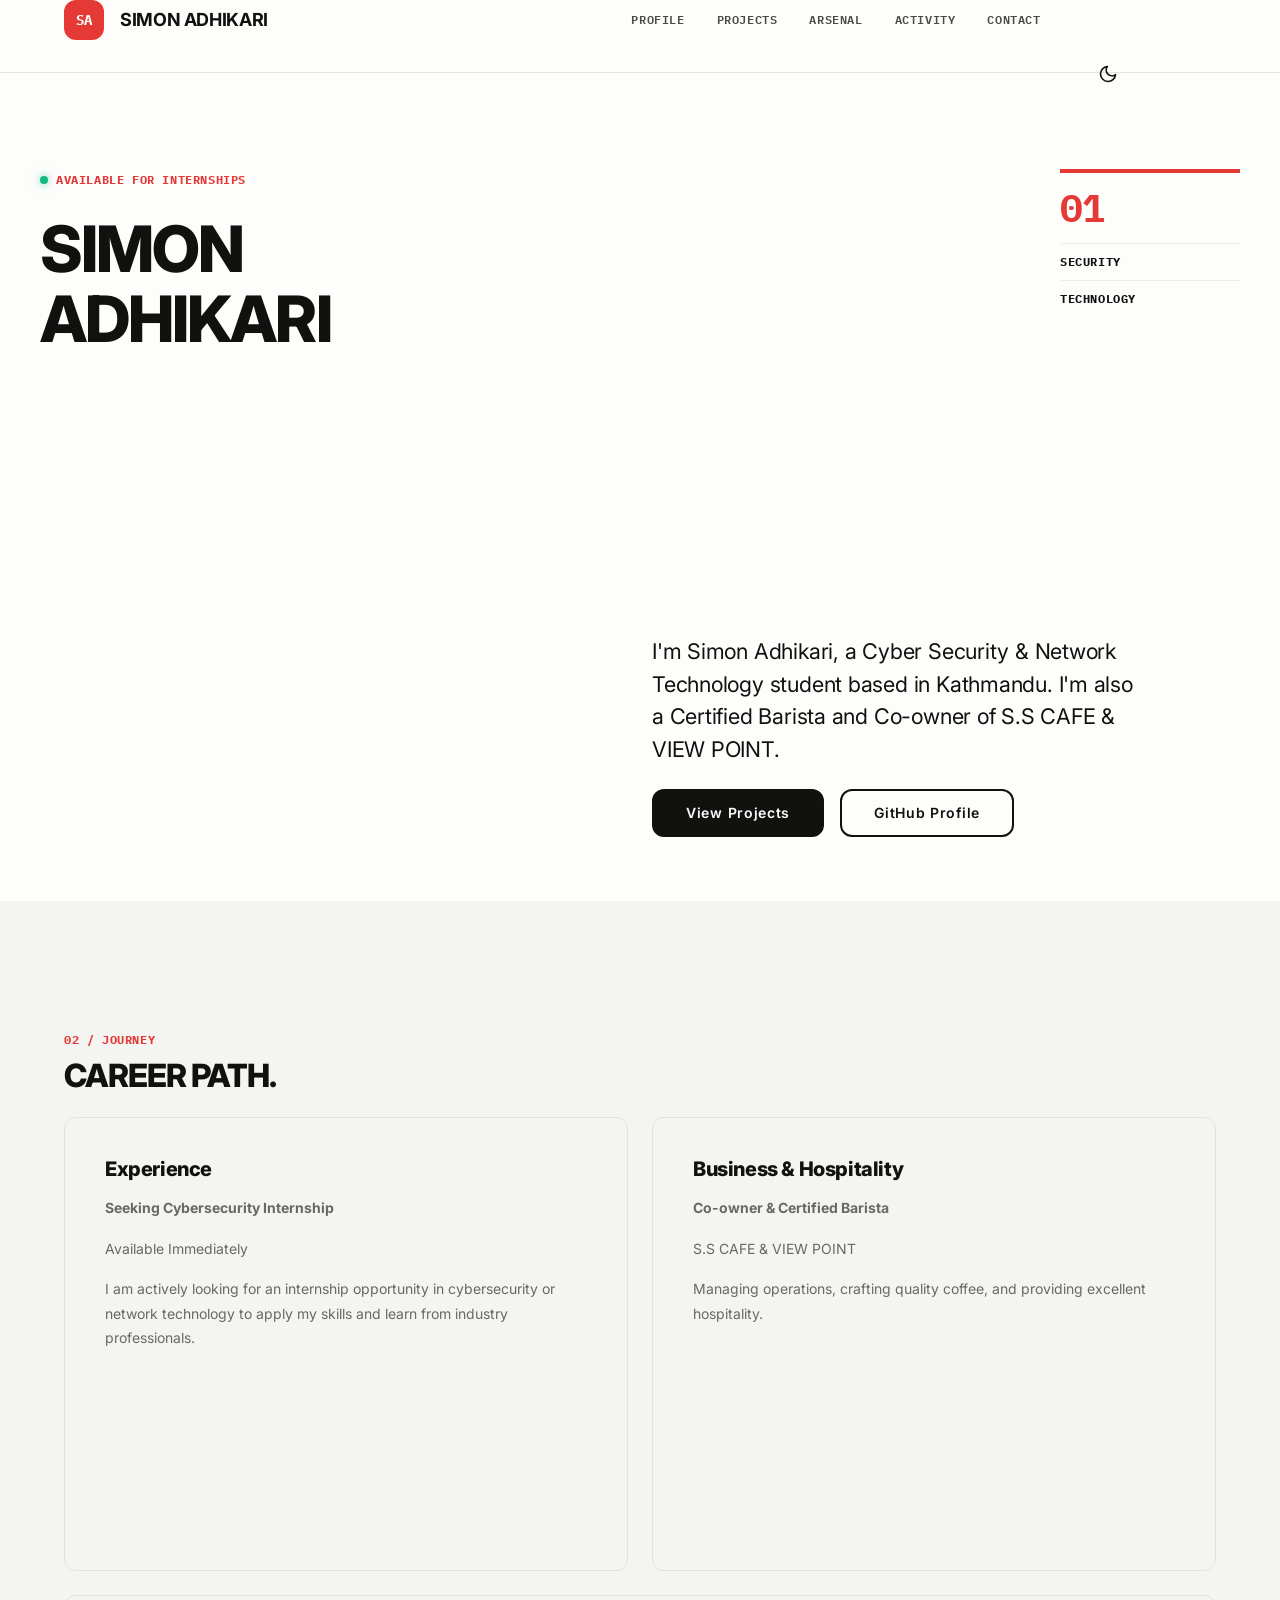
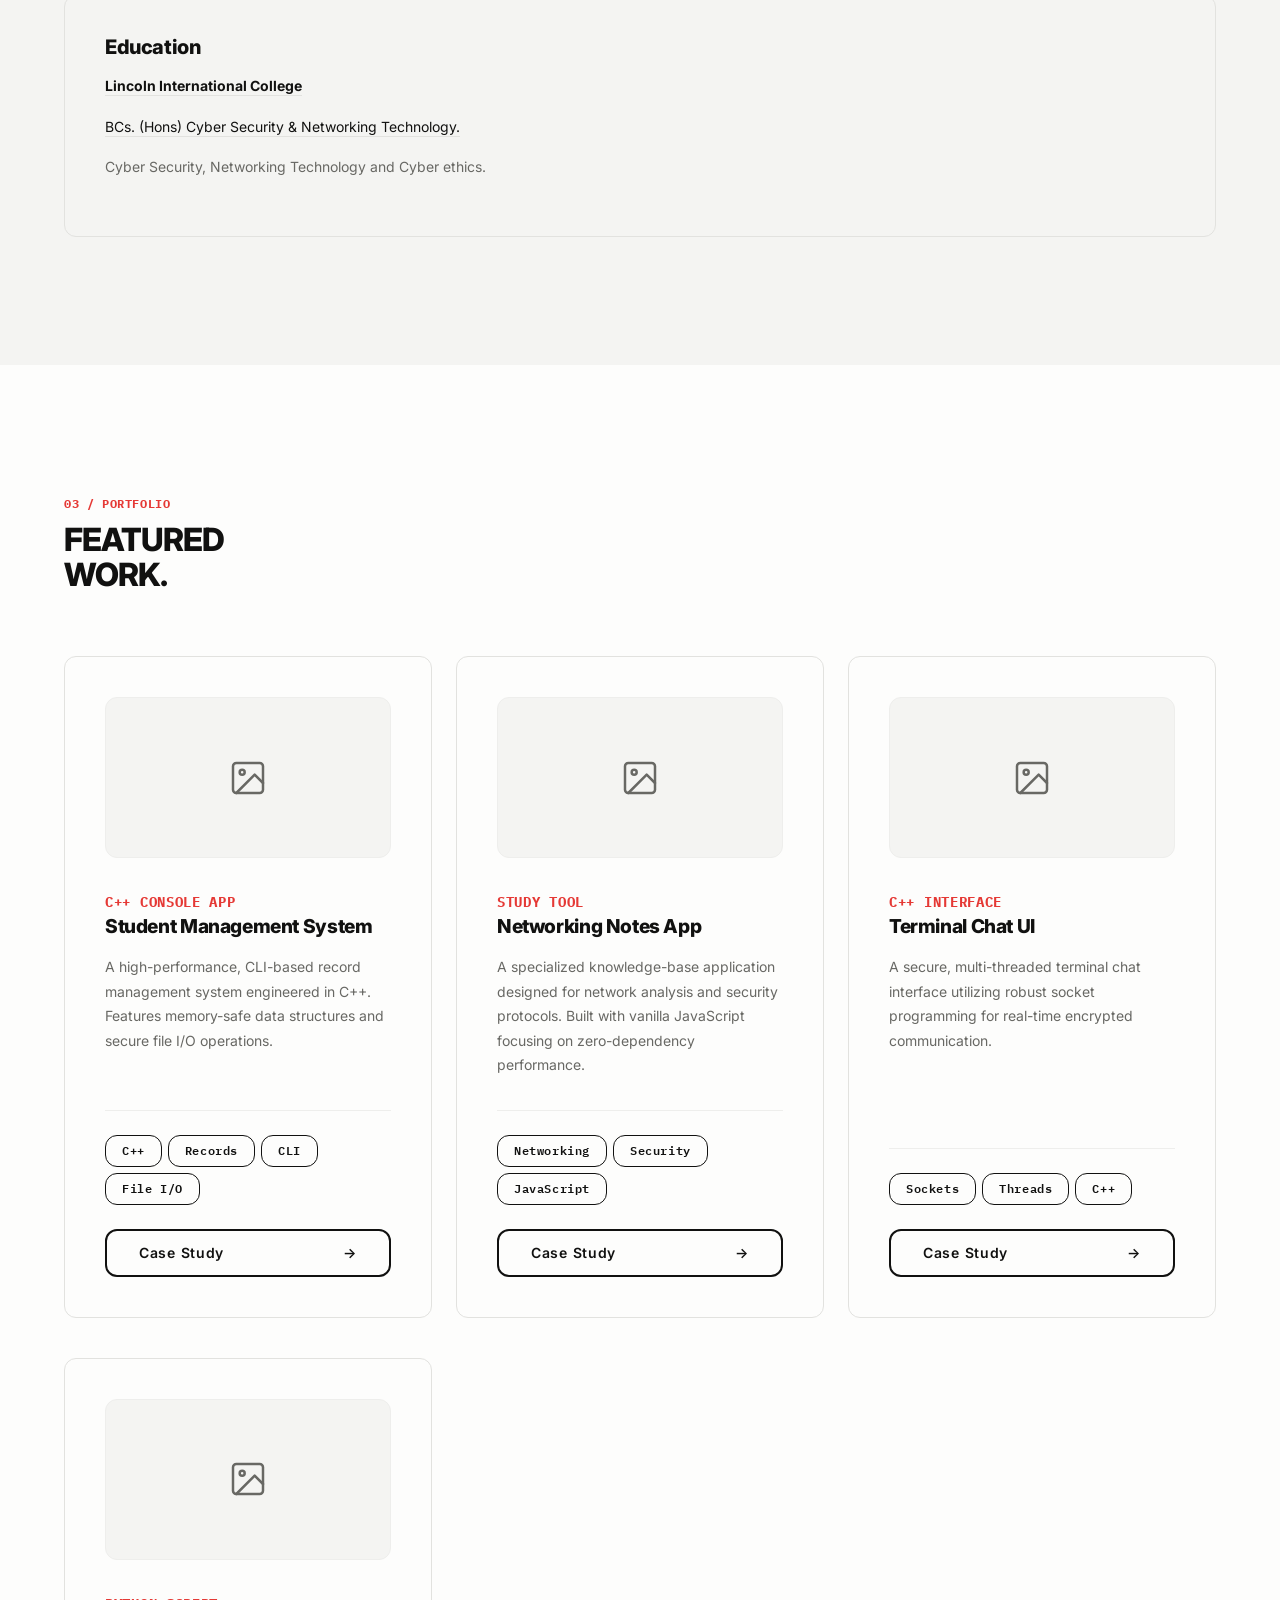
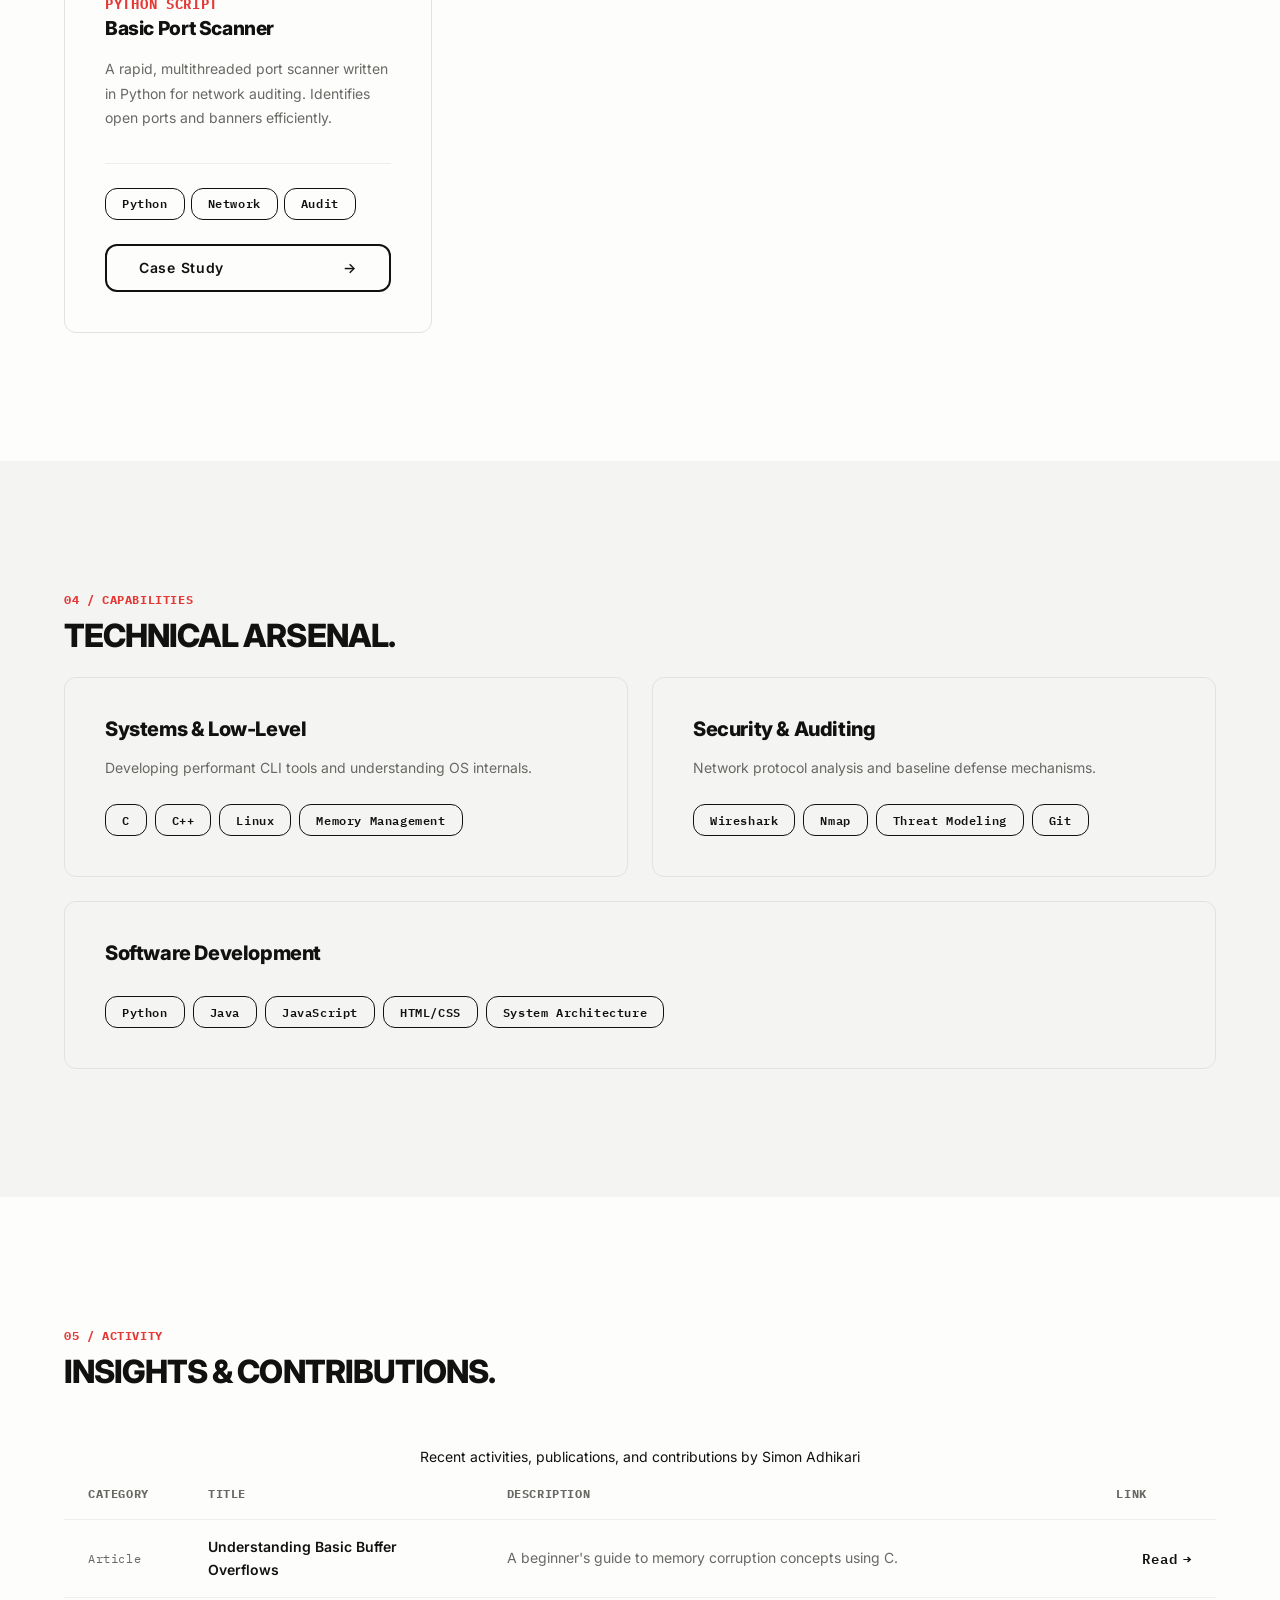
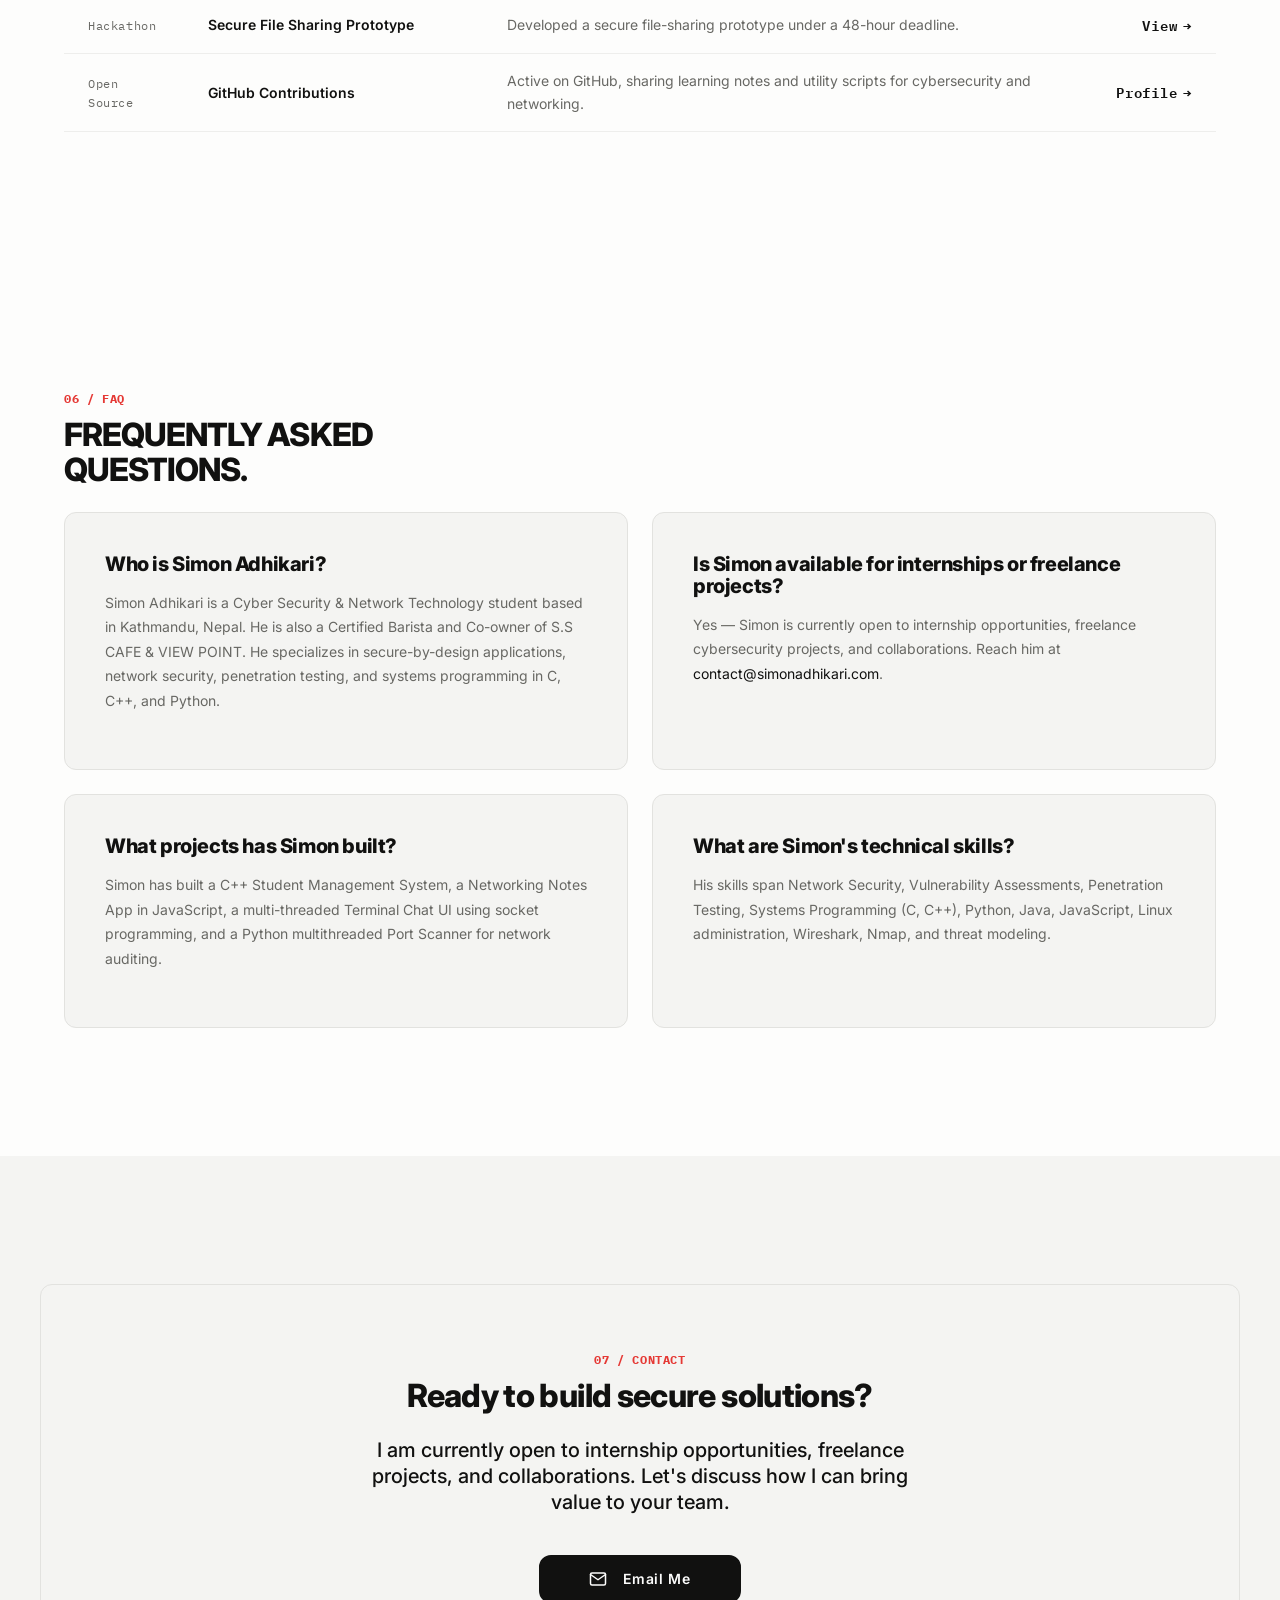
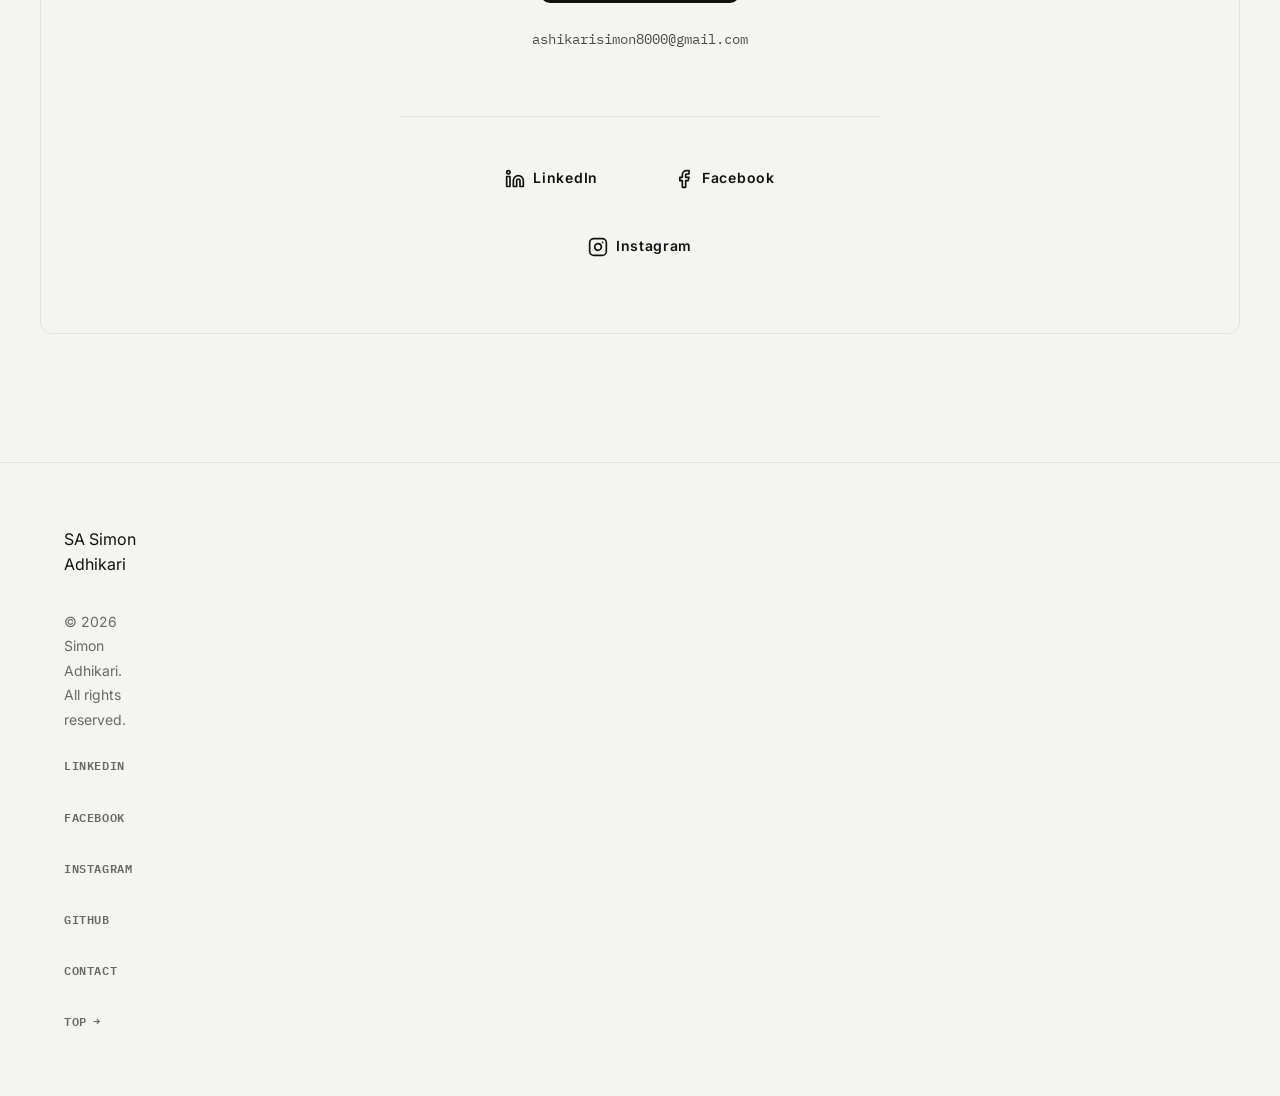
<file: index.html>
<!DOCTYPE html>
<html lang="en">

<head>
  <!-- Google Analytics — deferred 3s to not block first paint -->
  <script>
    window.addEventListener('load', function() {
      setTimeout(function() {
        var s = document.createElement('script');
        s.src = 'https://www.googletagmanager.com/gtag/js?id=G-WHELKLDJ5B';
        s.async = true;
        document.head.appendChild(s);
        window.dataLayer = window.dataLayer || [];
        function gtag(){dataLayer.push(arguments);}
        gtag('js', new Date());
        gtag('config', 'G-WHELKLDJ5B', { 'send_page_view': true });
      }, 3000);
    });
  </script>

  <meta charset="UTF-8">
  <meta name="viewport" content="width=device-width, initial-scale=1.0">
  
  <!-- ── Theme Initialization (inline to prevent FOUC) ───────────────────── -->
  <script>
    (function() {
      const saved = localStorage.getItem('theme');
      const prefersDark = window.matchMedia('(prefers-color-scheme: dark)').matches;
      const theme = saved || (prefersDark ? 'dark' : 'light');
      if (theme === 'dark') {
        document.documentElement.setAttribute('data-theme', 'dark');
      }
    })();
  </script>

  <meta name="robots" content="index, follow, max-snippet:-1, max-image-preview:large, max-video-preview:-1">
  <meta name="msvalidate.01" content="945B39E20D268D90866B464B3C70ACEF">
  <meta name="yandex-verification" content="42ea2266a870b042">

  <!-- ── Canonical & Alternate ──────────────────────────────────────────────── -->
  <link rel="canonical" href="https://simonadhikari.com/">
  <link rel="alternate" hreflang="en" href="https://simonadhikari.com/">
  <link rel="alternate" hreflang="x-default" href="https://simonadhikari.com/">

  <!-- ── SEO Meta ──────────────────────────────────────────────────────────── -->
  <meta name="description"
    content="Simon Adhikari is a Cyber Security &amp; Network Technology student based in Kathmandu, Nepal. He is also a Certified Barista and Co-owner of S.S CAFE &amp; VIEW POINT.">
  <meta name="keywords"
    content="Simon Adhikari, Cyber Security, Network Technology, Student, Kathmandu, Barista, S.S CAFE &amp; VIEW POINT, Nepal, Penetration Testing, Systems Programming, C++, Python">
  <meta name="author" content="Simon Adhikari">
  <meta name="theme-color" content="#0a0a0a">  <meta name="language" content="English">
  <meta name="revisit-after" content="7 days">
  <meta name="rating" content="general">
  <meta name="distribution" content="global">
  
  <!-- ── AEO: Answer Engine Optimization - Additional Meta ──────────────────── -->
  <meta name="subject" content="Cyber Security Professional Portfolio">
  <meta name="classification" content="Portfolio, Professional Profile">
  <meta name="coverage" content="Worldwide">
  <meta name="format" content="HTML5">
  <!-- ── Geo Meta ──────────────────────────────────────────────────────────── -->
  <meta name="geo.region" content="NP-BA">
  <meta name="geo.placename" content="Kathmandu, Bagmati Province, Nepal">
  <meta name="geo.position" content="27.7172;85.3240">
  <meta name="ICBM" content="27.7172, 85.3240">

  <!-- ── Open Graph ────────────────────────────────────────────────────────── -->
  <meta property="og:type" content="profile">
  <meta property="og:url" content="https://simonadhikari.com/">
  <meta property="og:title" content="Simon Adhikari | Cyber Security Student &amp; Certified Barista">
  <meta property="og:description"
    content="Cyber Security &amp; Network Technology student based in Kathmandu, Nepal. Co-owner of S.S CAFE &amp; VIEW POINT and Certified Barista.">
  <meta property="og:image" content="https://simonadhikari.com/og-image.jpg">
  <meta property="og:image:width" content="1200">
  <meta property="og:image:height" content="630">
  <meta property="og:image:alt" content="Simon Adhikari — Cyber Security Student &amp; Certified Barista Portfolio">
  <meta property="og:locale" content="en_US">
  <meta property="og:site_name" content="Simon Adhikari Portfolio">
  <meta property="profile:first_name" content="Simon">
  <meta property="profile:last_name" content="Adhikari">

  <!-- ── Twitter Card ──────────────────────────────────────────────────────── -->
  <meta name="twitter:card" content="summary_large_image">
  <meta name="twitter:site" content="@simonadhikari">
  <meta name="twitter:creator" content="@simonadhikari">
  <meta name="twitter:url" content="https://simonadhikari.com/">
  <meta name="twitter:title" content="Simon Adhikari | Cyber Security Student &amp; Certified Barista">
  <meta name="twitter:description"
    content="Cyber Security &amp; Network Technology student based in Kathmandu, Nepal. Co-owner of S.S CAFE &amp; VIEW POINT and Certified Barista.">
  <meta name="twitter:image" content="https://simonadhikari.com/og-image.jpg">
  <meta name="twitter:image:alt" content="Simon Adhikari Portfolio">

  <title>Simon Adhikari | Cyber Security Student &amp; Certified Barista Portfolio</title>

  <!-- ── Favicon &amp; Manifest ────────────────────────────────────────────────── -->
  <link rel="icon" href="favicon.svg" type="image/svg+xml">
  <link rel="manifest" href="site.webmanifest">

  <!-- ── Resource Hints ─────────────────────────────────────────────────── -->
  <!-- Font preconnects (crossorigin required for font files from gstatic) -->
  <link rel="preconnect" href="https://fonts.googleapis.com">
  <link rel="preconnect" href="https://fonts.gstatic.com" crossorigin>
  <link rel="dns-prefetch" href="https://github.com">
  <link rel="dns-prefetch" href="https://www.linkedin.com">
  <link rel="dns-prefetch" href="https://www.googletagmanager.com">

  <!-- Preload critical CSS -->
  <link rel="preload" as="style" href="css/styles.css" fetchpriority="high">

  <!-- Preload combined JS -->
  <link rel="preload" as="script" href="js/scripts.js" fetchpriority="low">

  <!-- ── Google Fonts — non-render-blocking load ──────────────────────────── -->
  <!-- media="print" + onload trick: browser fetches without blocking render -->
  <link rel="stylesheet"
    href="https://fonts.googleapis.com/css2?family=IBM+Plex+Mono:wght@400;700&family=Inter:ital,opsz,wght@0,14..32,400..800;1,14..32,400..800&display=swap"
    media="print" onload="this.media='all'">
  <noscript>
    <link rel="stylesheet" href="https://fonts.googleapis.com/css2?family=IBM+Plex+Mono:wght@400;700&family=Inter:ital,opsz,wght@0,14..32,400..800;1,14..32,400..800&display=swap">
  </noscript>

  <!-- ── Critical CSS (inlined for instant first paint) ────────────────────── -->
  <style>
    /* Critical: Design tokens, reset, loader, header, hero above-fold */
    :root{--color-ink:#111110;--color-ink-secondary:#4a4a46;--color-muted:#686864;--color-paper:#fdfdfc;--color-surface:#f4f4f2;--color-surface-hover:#ebebea;--color-line:#e2e2df;--color-line-light:#eeeeec;--color-line-strong:#111110;--color-overlay:rgba(253,253,252,.85);--color-accent:#e53935;--color-accent-dark:#b71c1c;--color-accent-subtle:rgba(229,57,53,.08);--font-sans:"Inter","Helvetica Neue",Helvetica,Arial,sans-serif;--font-mono:"IBM Plex Mono","Cascadia Code",Consolas,monospace;--text-xs:.75rem;--text-sm:.875rem;--text-base:1rem;--text-lg:1.125rem;--text-xl:1.25rem;--text-2xl:1.5rem;--text-3xl:2rem;--lh-tight:1.1;--lh-snug:1.3;--lh-normal:1.6;--lh-relaxed:1.75;--ls-tight:-.02em;--ls-display:-.03em;--ls-normal:0;--ls-wide:.05em;--ls-wider:.1em;--space-1:8px;--space-2:16px;--space-3:24px;--space-4:32px;--space-5:40px;--space-6:48px;--space-8:64px;--space-10:80px;--space-12:96px;--space-16:128px;--space-20:160px;--container:1200px;--gutter:24px;--section-pad:clamp(var(--space-10),10vw,var(--space-16));--nav-height:72px;--border-radius:12px;--border-width:1px;--border:var(--border-width) solid var(--color-line);--border-strong:2px solid var(--color-line-strong);--border-accent:4px solid var(--color-accent);--shadow-sm:0 2px 8px rgba(0,0,0,.04);--shadow-md:0 8px 24px rgba(0,0,0,.06);--shadow-lg:0 16px 48px rgba(0,0,0,.08);--ease-out:cubic-bezier(.25,1,.5,1);--ease-in-out:cubic-bezier(.65,0,.35,1);--transition-fast:150ms var(--ease-out);--transition-base:300ms var(--ease-out);--transition-slow:500ms var(--ease-in-out)}[data-theme=dark]{--color-ink:#fdfdfc;--color-ink-secondary:#b3b3af;--color-muted:#8f8f8b;--color-paper:#0a0a0a;--color-surface:#141414;--color-surface-hover:#1e1e1d;--color-line:#2a2a28;--color-line-light:#1e1e1d;--color-line-strong:#4a4a46;--color-overlay:rgba(10,10,10,.85);--shadow-sm:0 2px 8px rgba(0,0,0,.4);--shadow-md:0 8px 24px rgba(0,0,0,.5);--shadow-lg:0 16px 48px rgba(0,0,0,.6)}.loader{position:fixed;inset:0;z-index:9999;display:flex;align-items:center;justify-content:center;background:var(--color-paper);transition:opacity .5s ease,visibility .5s ease}.loader--hidden{opacity:0;visibility:hidden;pointer-events:none}.loader__inner{display:flex;flex-direction:column;align-items:center;gap:var(--space-6)}.loader__brand{font-family:var(--font-mono);font-size:clamp(2.5rem,8vw,4.5rem);font-weight:700;color:var(--color-accent);letter-spacing:-.02em;line-height:1}.loader__spinner{width:2rem;height:2rem;border:3px solid var(--color-line);border-top-color:var(--color-accent);border-radius:50%;animation:spin .8s linear infinite}@keyframes spin{to{transform:rotate(360deg)}}[data-theme=dark] .loader{background:var(--color-paper)}*,*::before,*::after{box-sizing:border-box;margin:0;padding:0}html{font-size:16px;scroll-behavior:smooth;-webkit-text-size-adjust:100%;text-size-adjust:100%}body{color:var(--color-ink);background:var(--color-paper);font-family:var(--font-sans);font-size:var(--text-base);font-weight:400;line-height:var(--lh-normal);text-rendering:optimizeLegibility;-webkit-font-smoothing:antialiased;-moz-osx-font-smoothing:grayscale;transition:background-color var(--transition-base),color var(--transition-base)}body.nav-open,body.modal-open{overflow:hidden}.skip-link{position:absolute;top:-100%;left:50%;transform:translateX(-50%);padding:var(--space-2) var(--space-4);background:var(--color-ink);color:var(--color-paper);font-weight:600;border-radius:var(--border-radius);z-index:10000;transition:top var(--transition-fast)}.skip-link:focus{top:var(--space-4);outline:2px solid var(--color-accent);outline-offset:2px}.container{width:min(100%,var(--container));margin-inline:auto;padding-inline:var(--gutter)}.grid-12{display:grid;grid-template-columns:repeat(12,minmax(0,1fr));gap:var(--gutter)}.section{padding-block:var(--section-pad)}.section--surface{background:var(--color-surface)}.section-heading{grid-column:1/span 5}.section-heading--between{display:grid;grid-template-columns:repeat(12,minmax(0,1fr));gap:var(--gutter);align-items:end}.section-heading--between>div{grid-column:1/span 5}.section-heading--between .section-heading__actions{grid-column:7/-1;justify-self:end}.section-heading__kicker{display:block;margin-bottom:var(--space-1);color:var(--color-accent);font-family:var(--font-mono);font-size:var(--text-xs);font-weight:700;text-transform:uppercase;letter-spacing:var(--ls-wide)}.section-heading h2{font-size:clamp(var(--text-2xl),4vw,var(--text-3xl));font-weight:800;line-height:var(--lh-tight);letter-spacing:var(--ls-display);text-transform:uppercase}h1,h2,h3,h4,h5,h6{font-weight:800;line-height:var(--lh-tight);letter-spacing:var(--ls-tight);color:var(--color-ink)}h1{font-size:clamp(var(--text-3xl),6vw,4rem);letter-spacing:var(--ls-display);text-transform:uppercase}h2{font-size:clamp(var(--text-2xl),4vw,var(--text-3xl))}h3{font-size:var(--text-xl)}p{margin-bottom:var(--space-2);color:var(--color-muted);line-height:var(--lh-relaxed)}.text-lead{font-size:clamp(var(--text-lg),2vw,var(--text-xl));font-weight:500;color:var(--color-ink);line-height:var(--lh-snug)}.eyebrow{display:block;margin-bottom:var(--space-1);color:var(--color-accent);font-family:var(--font-mono);font-size:var(--text-xs);font-weight:700;text-transform:uppercase;letter-spacing:var(--ls-wide)}a{color:var(--color-ink);text-decoration:none;transition:color var(--transition-fast)}a:hover{color:var(--color-accent)}.link-arrow{display:inline-flex;align-items:center;gap:6px;font-family:var(--font-mono);font-size:var(--text-sm);font-weight:600;letter-spacing:var(--ls-wide)}.link-arrow::after{content:"→";transition:transform var(--transition-fast)}.link-arrow:hover::after{transform:translateX(4px)}.button{display:inline-flex;align-items:center;justify-content:center;gap:var(--space-1);min-height:48px;padding:0 var(--space-4);border:var(--border-strong);border-radius:var(--border-radius);font-family:var(--font-sans);font-size:var(--text-sm);font-weight:600;letter-spacing:var(--ls-wide);cursor:pointer;transition:background var(--transition-fast),color var(--transition-fast),border-color var(--transition-fast),transform var(--transition-fast)}.button:focus-visible{outline:2px solid var(--color-accent);outline-offset:2px}.button--primary{background:var(--color-ink);color:var(--color-paper);border-color:var(--color-ink)}.button--primary:hover{background:var(--color-accent);border-color:var(--color-accent);color:var(--color-paper)}.button--outline{background:transparent;color:var(--color-ink);border-color:var(--color-line-strong)}.button--outline:hover{background:var(--color-ink);color:var(--color-paper)}.button--ghost{background:transparent;color:var(--color-ink);border-color:transparent}.button--ghost:hover{background:var(--color-surface-hover)}.button--sm{min-height:40px;padding:0 var(--space-3);font-size:var(--text-xs)}.button--lg{min-height:56px;padding:0 var(--space-6);font-size:var(--text-base)}.site-header{position:sticky;top:0;z-index:1000;background:var(--color-overlay);backdrop-filter:blur(12px);-webkit-backdrop-filter:blur(12px);border-bottom:var(--border);transition:transform var(--transition-base),box-shadow var(--transition-base)}.site-header.is-hidden{transform:translateY(-100%)}.site-header .container{display:grid;grid-template-columns:repeat(12,minmax(0,1fr));align-items:center;height:var(--nav-height)}.brand{display:flex;align-items:center;gap:var(--space-2);grid-column:1/span 5;text-decoration:none}.brand__mark{display:grid;place-items:center;width:40px;height:40px;background:var(--color-accent);color:var(--color-paper);font-family:var(--font-mono);font-size:var(--text-sm);font-weight:800;border-radius:var(--border-radius)}.brand span:not(.brand__mark){font-weight:700;font-size:var(--text-lg);letter-spacing:var(--ls-tight);text-transform:uppercase}.nav__links{display:none;grid-column:6/span 6;justify-self:center}.nav__links a{display:block;padding:var(--space-1) var(--space-2);color:var(--color-ink-secondary);font-family:var(--font-mono);font-size:var(--text-xs);font-weight:600;text-transform:uppercase;letter-spacing:var(--ls-wide);transition:color var(--transition-fast)}.nav__links a:hover,.nav__links a.is-active{color:var(--color-accent)}.nav__links a.is-active{font-weight:700}.theme-toggle{grid-column:11;justify-self:end}.theme-toggle button{width:44px;height:44px;border:var(--border);background:transparent;color:var(--color-ink);display:grid;place-items:center;border-radius:var(--border-radius);cursor:pointer;transition:background var(--transition-fast),color var(--transition-fast)}.theme-toggle button:hover{background:var(--color-surface-hover)}.theme-toggle svg{width:20px;height:20px}.nav__toggle{display:none;grid-column:11/span 2;justify-self:end}.nav__toggle button{width:44px;height:44px;border:var(--border);background:transparent;color:var(--color-ink);display:grid;place-items:center;border-radius:var(--border-radius);cursor:pointer}.nav__toggle svg{width:24px;height:24px}.nav__menu{position:fixed;inset:0 0 0 auto;z-index:999;width:min(320px,85vw);background:var(--color-paper);border-left:var(--border);padding:var(--space-6) var(--space-4);transform:translateX(100%);transition:transform var(--transition-base)}.nav__menu[aria-hidden=false]{transform:translateX(0)}.nav__menu ul{list-style:none;display:flex;flex-direction:column;gap:var(--space-1)}.nav__menu a{display:block;padding:var(--space-3) var(--space-2);color:var(--color-ink);font-family:var(--font-mono);font-size:var(--text-sm);font-weight:600;text-transform:uppercase;letter-spacing:var(--ls-wide);border-radius:var(--border-radius);transition:background var(--transition-fast),color var(--transition-fast)}.nav__menu a:hover{background:var(--color-surface-hover);color:var(--color-accent)}.hero{min-height:calc(100svh - var(--nav-height));padding:0;background:var(--color-paper)}.hero__content{position:relative;min-height:calc(100svh - var(--nav-height));grid-template-rows:[kicker-start] auto [kicker-end title-start] 1fr [title-end meta-start] auto [meta-end actions-start] auto [actions-end stats-start] auto [stats-end];align-content:center;row-gap:var(--space-3);padding:var(--space-12) 0 var(--space-8)}.hero__kicker{grid-column:1/span 5;grid-row:kicker-start/kicker-end;margin-bottom:0}.hero h1{grid-column:1/span 9;margin-bottom:0;text-transform:uppercase;line-height:var(--lh-tight);letter-spacing:var(--ls-display)}.hero__subtitle{grid-column:6/span 6;margin-bottom:0;color:var(--color-ink);font-size:clamp(1.125rem,1.75vw,1.35rem);font-weight:400;line-height:1.5;letter-spacing:-.01em}.hero__actions{display:flex;grid-column:6/span 6;flex-wrap:wrap;gap:var(--space-2)}.hero__index{display:flex;flex-direction:column;grid-column:11/span 2;grid-row:kicker-start/actions-end;align-self:start;border-top:var(--border-accent);padding-top:var(--space-2);color:var(--color-ink);font-family:var(--font-mono);font-size:var(--text-xs);font-weight:700;text-transform:uppercase;letter-spacing:var(--ls-wide)}.hero__index .index-number{font-size:clamp(1.5rem,3vw,2.5rem);font-weight:800;letter-spacing:var(--ls-display);line-height:1;color:var(--color-accent);display:block;margin-bottom:var(--space-2)}.hero__index .index-title,.hero__index .index-subtitle{display:block;border-top:1px solid var(--color-line-light);padding:var(--space-1) 0}.hero__rule{display:none}.stats-strip{display:grid;grid-column:1/-1;grid-template-columns:repeat(3,1fr);margin-top:var(--space-8);padding:0;border-top:var(--border)}.stats-strip li{padding:var(--space-4) var(--space-3);border-right:var(--border)}.stats-strip li:last-child{border-right:none}.stats-strip strong{display:block;color:var(--color-ink);font-size:clamp(2rem,5vw,3.5rem);font-weight:800;line-height:1;letter-spacing:var(--ls-display)}.stats-strip span{display:block;margin-top:var(--space-1);color:var(--color-muted);font-family:var(--font-mono);font-size:var(--text-xs);font-weight:700;text-transform:uppercase;letter-spacing:var(--ls-wide)}@media (min-width:1024px){.nav__links{display:flex}.nav__toggle,.nav__menu{display:none!important}}@media (max-width:1024px){.nav__links{display:none}.brand{grid-column:1/span 9}.theme-toggle{grid-column:10;justify-self:end}.nav__toggle{grid-column:11/span 2;justify-self:end;display:block}}@media (max-width:980px){:root{--gutter:16px;--section-pad:clamp(var(--space-8),8vw,var(--space-12))}.brand{grid-column:1/span 7}.hero h1{grid-column:1/-1}.hero__kicker{grid-column:1/span 8}.hero__subtitle,.hero__actions{grid-column:1/span 8}.hero__index{grid-column:9/-1;grid-row:auto;align-self:start}.section-heading,.split-layout .section-heading,.code-card{grid-column:1/-1}.split-layout .section-heading{position:static}.section-heading--between>div{grid-column:1/span 8}.bento-grid{grid-column:1/-1;grid-template-columns:repeat(12,minmax(0,1fr))}.bento-card{grid-column:span 6}.bento-card--large{grid-column:1/-1}.project-card{grid-column:span 6}.contact-panel>div{grid-column:1/span 9}.table-wrapper{overflow-x:auto;-webkit-overflow-scrolling:touch}.archive-table{min-width:520px}}@media (max-width:720px){:root{--section-pad:clamp(var(--space-8),12vw,var(--space-10));--gutter:12px}.container{width:min(calc(100%-var(--space-4)),var(--container))}.grid-12,.section-heading--between{grid-template-columns:1fr;column-gap:0}.brand{grid-column:1/span 8}.theme-toggle{grid-column:9/span 2;justify-self:end}.nav__toggle{grid-column:11/span 2;justify-self:end}.hero{min-height:auto}.hero__content{min-height:auto;padding:var(--space-8) 0 var(--space-6);row-gap:var(--space-3)}.hero h1{grid-column:1/-1;font-size:clamp(2.75rem,14vw,4rem)}.hero__kicker{grid-column:1/-1}.hero__subtitle,.hero__actions{grid-column:1/-1}.hero__subtitle{font-size:clamp(1rem,4vw,1.125rem);line-height:1.6}.hero__index{grid-column:1/-1;grid-row:auto;flex-direction:row;flex-wrap:wrap;align-items:center;gap:var(--space-3);border-top:var(--border-accent);border-left:none;margin-top:var(--space-4);padding-top:var(--space-2)}.hero__index .index-number{font-size:1.5rem;margin-bottom:0;margin-right:var(--space-1)}.hero__index .index-title,.hero__index .index-subtitle{border-top:none;border-left:1px solid var(--color-line);padding:2px var(--space-2)}.hero__actions{flex-direction:column;gap:var(--space-2)}.hero__actions .button{width:100%;justify-content:center;min-height:52px}.section-heading,.section-heading--between,.section-heading--between>div,.split-layout .section-heading,.code-card,.bento-grid,.bento-card,.bento-card--large,.project-card,.contact-panel>div,.table-wrapper{grid-column:1/-1}.split-layout .section-heading{position:static}.bento-grid{display:flex;flex-direction:column;gap:var(--gutter)}.bento-card{padding:var(--space-4);width:100%}.tag-list{grid-column:auto}.project-card{grid-column:1/-1;min-height:auto;padding:var(--space-4)}.table-wrapper{overflow-x:auto;-webkit-overflow-scrolling:touch}.archive-table{min-width:480px}.archive-table th,.archive-table td{padding:var(--space-2);font-size:var(--text-xs)}.contact-panel{padding:var(--space-6) var(--space-4);align-items:start}.contact-panel h2{font-size:clamp(1.5rem,7vw,2rem)}.footer-layout{flex-direction:column;align-items:flex-start;gap:var(--space-4)}.footer-meta{flex-direction:column;align-items:flex-start;gap:var(--space-2);width:100%}.footer-links{flex-wrap:wrap;gap:var(--space-2)}.modal{width:calc(100%-var(--space-4));max-width:100%;border-radius:var(--border-radius)}.modal__dialog{padding:var(--space-4)}.modal__body p{font-size:var(--text-base)}.stats-strip{grid-template-columns:repeat(3,1fr);margin-top:var(--space-6)}}@media (max-width:540px){:root{--section-pad:var(--space-8)}.hero h1{font-size:clamp(2.5rem,16vw,3.5rem);letter-spacing:-.04em}.hero__content{padding:var(--space-6) 0 var(--space-5)}h2{font-size:clamp(1.75rem,9vw,2.5rem)}.contact-panel .button--primary{width:100%;justify-content:center;padding-left:var(--space-4)!important;padding-right:var(--space-4)!important}.contact-panel .button--ghost{flex:1 1 auto;min-width:100px;justify-content:center}.bento-card{padding:var(--space-3)}.project-card{padding:var(--space-3)}.brand span:not(.brand__mark){max-width:130px;overflow:hidden;text-overflow:ellipsis;white-space:nowrap}.modal__dialog{padding:var(--space-3)}}@media (max-width:400px){:root{--gutter:8px}.hero h1{font-size:clamp(2.25rem,17vw,3rem)}h2{font-size:clamp(1.6rem,10vw,2rem)}h3{font-size:clamp(1rem,5vw,1.25rem)}.bento-card{padding:var(--space-3);border-radius:8px}.project-card{padding:var(--space-3);border-radius:8px}.button{font-size:var(--text-xs);min-height:44px;padding:0 var(--space-3)}.archive-table th,.archive-table td{padding:10px var(--space-1)}.brand span:not(.brand__mark){display:none}.nav__toggle{grid-column:10/span 3}.theme-toggle{grid-column:8/span 2}.stats-strip{grid-template-columns:1fr}.stats-strip li{border-right:none;border-bottom:var(--border);padding:var(--space-3)}.stats-strip li:last-child{border-bottom:none}}@media print{.site-header,.nav__toggle,.nav__menu,.nav__links,.skip-link,.hero__actions,.project-card__button,.modal{display:none!important}body,.section,.section--surface,.hero,.project-card,.code-card{background:#fff!important;color:#000!important}.site-footer{background:#fff!important}.site-footer p,.site-footer a{color:#333!important}.reveal{opacity:1!important;transform:none!important}section{page-break-before:auto;break-inside:avoid}.project-card{break-inside:avoid}}
  </style>

  <!-- ── Stylesheets (non-critical, loaded async) ──────────────────────────── -->
  <link rel="preload" as="style" href="css/styles.css" onload="this.onload=null;this.rel='stylesheet'">
  <noscript><link rel="stylesheet" href="css/styles.css"></noscript>

  <!-- ── Scripts (single combined file, deferred) ──────────────────────────── -->
  <script src="js/scripts.js" defer></script>

  <!-- ── Structured Data (JSON-LD) ─────────────────────────────────────────── -->
  <script type="application/ld+json">
  {
    "@context": "https://schema.org",
    "@graph": [
      {
        "@type": "Person",
        "@id": "https://simonadhikari.com/#person",
        "name": "Simon Adhikari",
        "givenName": "Simon",
        "familyName": "Adhikari",
        "url": "https://simonadhikari.com",
        "email": "contact@simonadhikari.com",
        "jobTitle": "Cyber Security Student & Certified Barista",
        "description": "Simon Adhikari is a Cyber Security and Network Technology student based in Kathmandu, Nepal. He is also a Certified Barista and Co-owner of S.S CAFE & VIEW POINT.",
        "image": {
          "@type": "ImageObject",
          "url": "https://simonadhikari.com/og-image.jpg",
          "width": 1200,
          "height": 630
        },
        "address": {
          "@type": "PostalAddress",
          "addressLocality": "Kathmandu",
          "addressRegion": "Bagmati Province",
          "addressCountry": "NP"
        },
        "sameAs": [
          "https://github.com/simonadhikari",
          "https://www.linkedin.com/in/simon-adhikari-8103a2275/",
          "https://www.facebook.com/simon.adhikari.157838",
          "https://www.instagram.com/simonadhikari718/"
        ],
        "knowsAbout": [
          "Cybersecurity",
          "Network Security",
          "Penetration Testing",
          "Vulnerability Assessment",
          "Systems Programming",
          "Network Architecture",
          "C",
          "C++",
          "Python",
          "Java",
          "JavaScript",
          "Linux",
          "Wireshark",
          "Nmap",
          "Threat Modeling",
          "Socket Programming",
          "Memory Management"
        ],
        "alumniOf": {
          "@type": "EducationalOrganization",
          "name": "Lincoln International College",
          "url": "https://licnepal.edu.np"
        },
        "hasOccupation": {
          "@type": "Occupation",
          "name": "Student, Certified Barista & Co-owner of S.S CAFE & VIEW POINT",
          "occupationLocation": {
            "@type": "City",
            "name": "Kathmandu"
          },
          "skills": "Network Security, Vulnerability Assessment, Penetration Testing, Systems Programming"
        }
      },
      {
        "@type": "ProfilePage",
        "@id": "https://simonadhikari.com/#profilepage",
        "url": "https://simonadhikari.com/",
        "name": "Simon Adhikari — Cyber Security Student & Certified Barista Portfolio",
        "description": "Professional portfolio of Simon Adhikari, a Cyber Security student, Certified Barista, and Cafe Co-owner.",
        "mainEntity": {
          "@id": "https://simonadhikari.com/#person"
        },
        "inLanguage": "en-US",
        "dateModified": "2026-07-08"
      },
      {
        "@type": "WebSite",
        "@id": "https://simonadhikari.com/#website",
        "url": "https://simonadhikari.com/",
        "name": "Simon Adhikari Portfolio",
        "description": "Portfolio of Simon Adhikari — Cyber Security Student, Certified Barista, and Cafe Co-owner.",
        "publisher": {
          "@id": "https://simonadhikari.com/#person"
        },
        "inLanguage": "en-US",
        "potentialAction": {
          "@type": "SearchAction",
          "target": {
            "@type": "EntryPoint",
            "urlTemplate": "https://simonadhikari.com/#projects"
          },
          "query-input": "required name=search_term_string"
        }
      },
      {
        "@type": "BreadcrumbList",
        "@id": "https://simonadhikari.com/#breadcrumb",
        "itemListElement": [
          {
            "@type": "ListItem",
            "position": 1,
            "name": "Home",
            "item": "https://simonadhikari.com/"
          },
          {
            "@type": "ListItem",
            "position": 2,
            "name": "Projects",
            "item": "https://simonadhikari.com/#projects"
          },
          {
            "@type": "ListItem",
            "position": 3,
            "name": "Skills",
            "item": "https://simonadhikari.com/#skills"
          },
          {
            "@type": "ListItem",
            "position": 4,
            "name": "Contact",
            "item": "https://simonadhikari.com/#contact"
          }
        ]
      },
      {
        "@type": "ItemList",
        "@id": "https://simonadhikari.com/#projects-list",
        "name": "Simon Adhikari's Featured Projects",
        "description": "A curated list of cybersecurity and systems programming projects by Simon Adhikari.",
        "numberOfItems": 4,
        "itemListElement": [
          {
            "@type": "ListItem",
            "position": 1,
            "item": {
              "@type": "SoftwareApplication",
              "@id": "https://simonadhikari.com/#project-student-management",
              "name": "Student Management System",
              "description": "A high-performance, CLI-based record management system engineered in C++. Features memory-safe data structures and secure file I/O operations.",
              "applicationCategory": "UtilitiesApplication",
              "operatingSystem": "Linux, Windows",
              "programmingLanguage": "C++",
              "url": "https://github.com/simonadhikari",
              "author": { "@id": "https://simonadhikari.com/#person" }
            }
          },
          {
            "@type": "ListItem",
            "position": 2,
            "item": {
              "@type": "SoftwareApplication",
              "@id": "https://simonadhikari.com/#project-networking-notes",
              "name": "Networking Notes App",
              "description": "A specialized knowledge-base application designed for network analysis and security protocols. Built with vanilla JavaScript focusing on zero-dependency performance.",
              "applicationCategory": "EducationalApplication",
              "operatingSystem": "Web Browser",
              "programmingLanguage": "JavaScript",
              "url": "https://github.com/simonadhikari",
              "author": { "@id": "https://simonadhikari.com/#person" }
            }
          },
          {
            "@type": "ListItem",
            "position": 3,
            "item": {
              "@type": "SoftwareApplication",
              "@id": "https://simonadhikari.com/#project-terminal-chat",
              "name": "Terminal Chat UI",
              "description": "A secure, multi-threaded terminal chat interface utilizing robust socket programming for real-time encrypted communication.",
              "applicationCategory": "CommunicationApplication",
              "operatingSystem": "Linux",
              "programmingLanguage": "C++",
              "url": "https://github.com/simonadhikari",
              "author": { "@id": "https://simonadhikari.com/#person" }
            }
          },
          {
            "@type": "ListItem",
            "position": 4,
            "item": {
              "@type": "SoftwareApplication",
              "@id": "https://simonadhikari.com/#project-port-scanner",
              "name": "Basic Port Scanner",
              "description": "A rapid, multithreaded port scanner written in Python for network auditing. Identifies open ports and banners efficiently.",
              "applicationCategory": "SecurityApplication",
              "operatingSystem": "Linux, Windows",
              "programmingLanguage": "Python",
              "url": "https://github.com/simonadhikari",
              "author": { "@id": "https://simonadhikari.com/#person" }
            }
          }
        ]
      },
      {
        "@type": "FAQPage",
        "@id": "https://simonadhikari.com/#faq",
        "mainEntity": [
          {
            "@type": "Question",
            "name": "Who is Simon Adhikari?",
            "acceptedAnswer": {
              "@type": "Answer",
              "text": "Simon Adhikari is a Cyber Security &amp; Network Technology student based in Kathmandu, Nepal. He is also a Certified Barista and Co-owner of S.S CAFE &amp; VIEW POINT."
            }
          },
          {
            "@type": "Question",
            "name": "What skills does Simon Adhikari have?",
            "acceptedAnswer": {
              "@type": "Answer",
              "text": "Simon's skills include Network Security, Vulnerability Assessments, Penetration Testing, Systems Programming (C, C++), Python, Java, JavaScript, Linux administration, and network analysis tools like Wireshark and Nmap. He also has experience with threat modeling and socket programming."
            }
          },
          {
            "@type": "Question",
            "name": "Is Simon Adhikari available for internships or freelance work?",
            "acceptedAnswer": {
              "@type": "Answer",
              "text": "Yes, Simon Adhikari is currently open to internship opportunities, freelance cybersecurity projects, and collaborations. You can contact him at contact@simonadhikari.com."
            }
          },
          {
            "@type": "Question",
            "name": "What projects has Simon Adhikari built?",
            "acceptedAnswer": {
              "@type": "Answer",
              "text": "Simon Adhikari has built several projects including a C++ Student Management System with memory-safe data structures, a Networking Notes App in JavaScript, a multi-threaded Terminal Chat UI using socket programming, and a Python-based multithreaded Port Scanner for network auditing."
            }
          },
          {
            "@type": "Question",
            "name": "Where is Simon Adhikari located?",
            "acceptedAnswer": {
              "@type": "Answer",
              "text": "Simon Adhikari is based in Kathmandu, Nepal. He is currently pursuing a BCS (Hons) in Cyber Security &amp; Networking Technology at Lincoln International College."
            }
          }
        ]
      }
    ]
  }
  </script>
</head>

<body itemscope itemtype="https://schema.org/WebPage">

  <!-- ── Page Loader ──────────────────────────────────────────────────────────── -->
  <div class="loader" id="page-loader" aria-label="Loading page" role="status">
    <div class="loader__inner">
      <span class="loader__brand" aria-hidden="true">SA</span>
      <div class="loader__spinner" aria-hidden="true"></div>
    </div>
  </div>

  <!-- Skip to content — keyboard accessibility -->
  <a class="skip-link" href="#main">Skip to main content</a>

  <!-- Navigation — inlined for zero-fetch first paint -->
  <header class="site-header">
    <nav class="container grid-12 nav" aria-label="Primary navigation">

      <!-- Brand logo -->
      <a class="brand" href="#home" aria-label="Simon Adhikari — back to top">
        <span class="brand__mark" aria-hidden="true">SA</span>
        <span>Simon Adhikari</span>
      </a>

      <!-- Desktop navigation links (shown at ≥ 1024px via CSS) -->
      <div class="nav__links" role="navigation" aria-label="Desktop navigation">
        <a href="#about">Profile</a>
        <a href="#projects">Projects</a>
        <a href="#skills">Arsenal</a>
        <a href="#activity">Activity</a>
        <a href="#contact">Contact</a>
      </div>

      <!-- Theme Toggle -->
      <button class="theme-toggle" id="theme-toggle" aria-label="Toggle Dark Mode" aria-pressed="false" style="grid-column: 11; justify-self: end; background: transparent; border: none; cursor: pointer; color: var(--color-ink); display: flex; align-items: center;">
        <svg width="20" height="20" viewBox="0 0 24 24" fill="none" stroke="currentColor" stroke-width="2" stroke-linecap="round" stroke-linejoin="round" class="moon-icon">
          <path d="M21 12.79A9 9 0 1 1 11.21 3 7 7 0 0 0 21 12.79z"></path>
        </svg>
      </button>

      <!-- Mobile hamburger toggle (hidden at ≥ 1024px via CSS) -->
      <button
        class="nav__toggle"
        type="button"
        aria-expanded="false"
        aria-controls="primary-menu"
        aria-label="Toggle navigation menu"
      >
        <span class="nav__toggle-icon" aria-hidden="true">
          <span class="nav__toggle-bar"></span>
          <span class="nav__toggle-bar"></span>
          <span class="nav__toggle-bar"></span>
        </span>
      </button>

      <!-- Mobile dropdown menu -->
      <ul class="nav__menu" id="primary-menu" role="list" aria-label="Mobile navigation" aria-hidden="true">
        <li><a href="#about">Profile</a></li>
        <li><a href="#projects">Projects</a></li>
        <li><a href="#skills">Arsenal</a></li>
        <li><a href="#activity">Activity</a></li>
        <li><a href="#contact">Contact</a></li>
      </ul>

    </nav>
  </header>

  <main id="main">

    <!-- ── 01 · Hero ──────────────────────────────────────────────────────── -->
    <section class="hero section" id="home" aria-labelledby="hero-title">
      <div class="container grid-12 hero__content reveal">
        <p class="eyebrow hero__kicker" style="display: flex; align-items: center; gap: 8px;">
          <span
            style="display: inline-block; width: 8px; height: 8px; background: #10b981; border-radius: 50%; box-shadow: 0 0 8px rgba(16,185,129,0.6); animation: pulse 2s infinite;"
            aria-hidden="true"></span>
          Available for Internships
        </p>

        <h1 id="hero-title" itemprop="headline">Simon<br>Adhikari</h1>

        <p class="hero__subtitle" itemprop="description">
          I'm Simon Adhikari, a Cyber Security &amp; Network Technology student based in Kathmandu. I'm also a Certified Barista and Co-owner of S.S CAFE &amp; VIEW POINT.
        </p>

        <div class="hero__actions" aria-label="Primary actions">
          <a class="button button--primary" href="#projects">View Projects</a>
          <a class="button button--outline" href="https://github.com/simonadhikari" target="_blank"
            rel="noopener noreferrer" aria-label="Simon Adhikari's GitHub Profile">GitHub Profile</a>
        </div>

        <div class="hero__index" aria-hidden="true">
          <span class="index-number">01</span>
          <span class="index-title">Security</span>
          <span class="index-subtitle">Technology</span>
        </div>
      </div>
    </section>

    <!-- ── 02 · Career Path (Bento Box) ─────────────────────────────────────── -->
    <section class="section section--surface" id="about" aria-labelledby="about-title">
      <div class="container grid-12">
        <div class="section-heading reveal">
          <p class="eyebrow">02 / Journey</p>
          <h2 id="about-title">Career Path.</h2>
        </div>

        <div class="bento-grid reveal">
          <!-- Experience -->
          <article class="bento-card" itemscope itemtype="https://schema.org/OrganizationRole">
            <h3>Experience</h3>
            <p><strong itemprop="roleName">Seeking Cybersecurity Internship</strong></p>
            <p style="color: var(--color-muted); font-size: var(--text-sm);">Available Immediately</p>
            <p style="margin-top: var(--space-2);" itemprop="description">I am actively looking for an internship opportunity in cybersecurity or network technology to apply my skills and learn from industry professionals.</p>
          </article>

          <!-- Cafe / Barista -->
          <article class="bento-card" itemscope itemtype="https://schema.org/OrganizationRole">
            <h3>Business &amp; Hospitality</h3>
            <p><strong itemprop="roleName">Co-owner &amp; Certified Barista</strong></p>
            <p style="color: var(--color-muted); font-size: var(--text-sm);">S.S CAFE &amp; VIEW POINT</p>
            <p style="margin-top: var(--space-2);" itemprop="description">Managing operations, crafting quality coffee, and providing excellent hospitality.</p>
            <div style="margin-top: var(--space-3); border-radius: var(--border-radius); overflow: hidden; height: 180px;">
              <iframe src="https://www.google.com/maps/embed?pb=!1m18!1m12!1m3!1d14124.721726903594!2d85.34685842208853!3d27.742580267176162!2m3!1f0!2f0!3f0!3m2!1i1024!2i768!4f13.1!3m3!1m2!1s0x39eb1b0020bafe43%3A0x7779cf7dddc5dcfa!2sS.S%20CAFE%20%26%20VIEW%20POINT!5e0!3m2!1sen!2snp!4v1783487970804!5m2!1sen!2snp" width="100%" height="100%" style="border:0;" allowfullscreen="" loading="lazy" referrerpolicy="strict-origin-when-cross-origin" title="S.S CAFE &amp; VIEW POINT location on Google Maps"></iframe>
            </div>
          </article>

          <!-- Education -->
          <article class="bento-card bento-card--large" itemscope itemtype="https://schema.org/EducationalOccupationalCredential">
            <h3>Education</h3>
            <p><strong itemprop="recognizedBy" itemscope itemtype="https://schema.org/EducationalOrganization"><a href="https://licnepal.edu.np/" target="_blank" rel="noopener noreferrer" itemprop="name" style="text-decoration: underline; text-decoration-color: var(--color-line); text-underline-offset: 4px;">Lincoln International College</a></strong></p>
            <p style="color: var(--color-muted); font-size: var(--text-sm);" itemprop="name"><a href="https://licnepal.edu.np/bcs-csnt" target="_blank" rel="noopener noreferrer" style="text-decoration: underline; text-decoration-color: var(--color-line); text-underline-offset: 4px;">BCs. (Hons) Cyber Security &amp; Networking
              Technology.</a></p>
            <p style="margin-top: var(--space-2);">Cyber Security, Networking Technology and Cyber ethics.</p>
          </article>
        </div>
      </div>
    </section>

    <!-- ── 03 · Featured Projects ─────────────────────────────────────────── -->
    <section class="section" id="projects" aria-labelledby="projects-title">
      <div class="container grid-12">
        <div class="section-heading section-heading--between reveal">
          <div>
            <p class="eyebrow">03 / Portfolio</p>
            <h2 id="projects-title">Featured Work.</h2>
          </div>
        </div>
        <!-- Cards are injected by portfolio.js -->
        <div class="project-grid" data-project-grid aria-label="Featured cybersecurity and programming projects"></div>
      </div>
    </section>

    <!-- ── 04 · Skills & Arsenal (Bento Box) ──────────────────────────────── -->
    <section class="section section--surface" id="skills" aria-labelledby="skills-title">
      <div class="container grid-12">
        <div class="section-heading reveal">
          <p class="eyebrow">04 / Capabilities</p>
          <h2 id="skills-title">Technical Arsenal.</h2>
        </div>

        <div class="bento-grid reveal">
          <!-- Systems -->
          <article class="bento-card" itemscope itemtype="https://schema.org/DefinedTerm">
            <h3 itemprop="name">Systems &amp; Low-Level</h3>
            <p style="margin-bottom: var(--space-3);" itemprop="description">Developing performant CLI tools and understanding OS internals.
            </p>
            <div class="tag-list" role="list" aria-label="Systems programming skills">
              <span role="listitem">C</span><span role="listitem">C++</span><span role="listitem">Linux</span><span role="listitem">Memory Management</span>
            </div>
          </article>

          <!-- Security -->
          <article class="bento-card" itemscope itemtype="https://schema.org/DefinedTerm">
            <h3 itemprop="name">Security &amp; Auditing</h3>
            <p style="margin-bottom: var(--space-3);" itemprop="description">Network protocol analysis and baseline defense mechanisms.</p>
            <div class="tag-list" role="list" aria-label="Security and auditing skills">
              <span role="listitem">Wireshark</span><span role="listitem">Nmap</span><span role="listitem">Threat Modeling</span><span role="listitem">Git</span>
            </div>
          </article>

          <!-- Software -->
          <article class="bento-card bento-card--large" itemscope itemtype="https://schema.org/DefinedTerm"
            style="display: flex; flex-direction: column; justify-content: center;">
            <h3 itemprop="name">Software Development</h3>
            <div class="tag-list" style="margin-top: var(--space-2);" role="list" aria-label="Software development skills">
              <span role="listitem">Python</span><span role="listitem">Java</span><span role="listitem">JavaScript</span><span role="listitem">HTML/CSS</span><span role="listitem">System
                Architecture</span>
            </div>
          </article>
        </div>
      </div>
    </section>

    <!-- ── 05 · Activity & Insights ───────────────────────────────────────── -->
    <section class="section" id="activity" aria-labelledby="activity-title">
      <div class="container grid-12">
        <div class="section-heading reveal">
          <p class="eyebrow">05 / Activity</p>
          <h2 id="activity-title">Insights &amp; Contributions.</h2>
        </div>

        <div class="table-wrapper reveal" style="border: none;">
          <table class="archive-table" style="width: 100%;" aria-label="Articles, hackathons, and open source contributions by Simon Adhikari">
            <caption class="sr-only">Recent activities, publications, and contributions by Simon Adhikari</caption>
            <thead class="sr-only">
              <tr>
                <th scope="col">Category</th>
                <th scope="col">Title</th>
                <th scope="col">Description</th>
                <th scope="col">Link</th>
              </tr>
            </thead>
            <tbody>
              <tr itemscope itemtype="https://schema.org/Article">
                <td style="width: 120px;"><span itemprop="genre">Article</span></td>
                <td style="font-weight: 600; color: var(--color-ink);" itemprop="name">Understanding Basic Buffer Overflows</td>
                <td itemprop="description">A beginner's guide to memory corruption concepts using C.</td>
                <td style="text-align: right;"><a href="#" class="link-arrow" itemprop="url" aria-label="Read: Understanding Basic Buffer Overflows">Read</a></td>
              </tr>
              <tr itemscope itemtype="https://schema.org/CreativeWork">
                <td>Hackathon</td>
                <td style="font-weight: 600; color: var(--color-ink);" itemprop="name">Secure File Sharing Prototype</td>
                <td itemprop="description">Developed a secure file-sharing prototype under a 48-hour deadline.</td>
                <td style="text-align: right;"><a href="#" class="link-arrow" itemprop="url" aria-label="View: Secure File Sharing Prototype">View</a></td>
              </tr>
              <tr itemscope itemtype="https://schema.org/CreativeWork">
                <td>Open Source</td>
                <td style="font-weight: 600; color: var(--color-ink);" itemprop="name">GitHub Contributions</td>
                <td itemprop="description">Active on GitHub, sharing learning notes and utility scripts for cybersecurity and networking.</td>
                <td style="text-align: right;"><a href="https://github.com/simonadhikari" class="link-arrow" itemprop="url" target="_blank" rel="noopener noreferrer" aria-label="View Simon Adhikari's GitHub Profile">Profile</a>
                </td>
              </tr>
            </tbody>
          </table>
        </div>
      </div>
    </section>

    <!-- ── 06 · FAQ (AEO — Answer Engine Optimization) ───────────────────── -->
    <section class="section" id="faq" aria-labelledby="faq-title">
      <div class="container grid-12">
        <div class="section-heading reveal">
          <p class="eyebrow">06 / FAQ</p>
          <h2 id="faq-title">Frequently Asked Questions.</h2>
        </div>

        <div class="bento-grid faq-grid reveal">
          <article class="bento-card">
            <h3>Who is Simon Adhikari?</h3>
            <p>Simon Adhikari is a Cyber Security &amp; Network Technology student based in Kathmandu, Nepal. He is also a Certified Barista and Co-owner of S.S CAFE &amp; VIEW POINT. He specializes in secure-by-design applications, network security, penetration testing, and systems programming in C, C++, and Python.</p>
          </article>

          <article class="bento-card">
            <h3>Is Simon available for internships or freelance projects?</h3>
            <p>Yes — Simon is currently open to internship opportunities, freelance cybersecurity projects, and collaborations. Reach him at <a href="mailto:contact@simonadhikari.com" rel="noopener">contact@simonadhikari.com</a>.</p>
          </article>

          <article class="bento-card">
            <h3>What projects has Simon built?</h3>
            <p>Simon has built a C++ Student Management System, a Networking Notes App in JavaScript, a multi-threaded Terminal Chat UI using socket programming, and a Python multithreaded Port Scanner for network auditing.</p>
          </article>

          <article class="bento-card">
            <h3>What are Simon's technical skills?</h3>
            <p>His skills span Network Security, Vulnerability Assessments, Penetration Testing, Systems Programming (C, C++), Python, Java, JavaScript, Linux administration, Wireshark, Nmap, and threat modeling.</p>
          </article>
        </div>
      </div>
    </section>

    <!-- ── 07 · Contact ───────────────────────────────────────────────────── -->
    <section class="section section--surface" id="contact" aria-labelledby="contact-title" style="border-bottom: none;">
      <div class="container grid-12 contact-panel reveal">
        <div>
          <p class="eyebrow">07 / Contact</p>
          <h2 id="contact-title" style="margin-bottom: var(--space-3);">Ready to build secure solutions?</h2>
          <p class="text-lead" style="max-width: 540px; margin-inline: auto; margin-bottom: var(--space-5);">
            I am currently open to internship opportunities, freelance projects, and collaborations. Let's discuss how I
            can bring value to your team.
          </p>

          <div style="display: flex; flex-direction: column; align-items: center; gap: var(--space-2);">
            <a class="button button--primary" href="mailto:ashikarisimon8000@gmail.com"
              style="padding-left: var(--space-6); padding-right: var(--space-6);"
              aria-label="Send an email to Simon Adhikari">
              <svg width="18" height="18" viewBox="0 0 24 24" fill="none" stroke="currentColor" stroke-width="2"
                stroke-linecap="round" stroke-linejoin="round" style="margin-right: 8px;" aria-hidden="true">
                <path d="M4 4h16c1.1 0 2 .9 2 2v12c0 1.1-.9 2-2 2H4c-1.1 0-2-.9-2-2V6c0-1.1.9-2 2-2z"></path>
                <polyline points="22,6 12,13 2,6"></polyline>
              </svg>
              Email Me
            </a>
            <p
              style="font-family: var(--font-mono); font-size: var(--text-sm); color: var(--color-ink-secondary); margin-top: var(--space-1);">
              ashikarisimon8000@gmail.com</p>
          </div>

          <!-- Social Links -->
          <div class="social-links">
            <a href="https://www.linkedin.com/in/simon-adhikari-8103a2275/" target="_blank" rel="noopener noreferrer"
              class="button button--ghost social-links__item"
              aria-label="Simon Adhikari on LinkedIn">
              <svg width="20" height="20" viewBox="0 0 24 24" fill="none" stroke="currentColor" stroke-width="2"
                stroke-linecap="round" stroke-linejoin="round" aria-hidden="true">
                <path d="M16 8a6 6 0 0 1 6 6v7h-4v-7a2 2 0 0 0-2-2 2 2 0 0 0-2 2v7h-4v-7a6 6 0 0 1 6-6z"></path>
                <rect x="2" y="9" width="4" height="12"></rect>
                <circle cx="4" cy="4" r="2"></circle>
              </svg>
              LinkedIn
            </a>
            <a href="https://www.facebook.com/simon.adhikari.157838" target="_blank" rel="noopener noreferrer"
              class="button button--ghost social-links__item"
              aria-label="Simon Adhikari on Facebook">
              <svg width="20" height="20" viewBox="0 0 24 24" fill="none" stroke="currentColor" stroke-width="2"
                stroke-linecap="round" stroke-linejoin="round" aria-hidden="true">
                <path d="M18 2h-3a5 5 0 0 0-5 5v3H7v4h3v8h4v-8h3l1-4h-4V7a1 1 0 0 1 1-1h3z"></path>
              </svg>
              Facebook
            </a>
            <a href="https://www.instagram.com/simonadhikari718/" target="_blank" rel="noopener noreferrer"
              class="button button--ghost social-links__item"
              aria-label="Simon Adhikari on Instagram">
              <svg width="20" height="20" viewBox="0 0 24 24" fill="none" stroke="currentColor" stroke-width="2"
                stroke-linecap="round" stroke-linejoin="round" aria-hidden="true">
                <rect x="2" y="2" width="20" height="20" rx="5" ry="5"></rect>
                <path d="M16 11.37A4 4 0 1 1 12.63 8 4 4 0 0 1 16 11.37z"></path>
                <line x1="17.5" y1="6.5" x2="17.51" y2="6.5"></line>
              </svg>
              Instagram
            </a>
          </div>
        </div>
      </div>
    </section>

  </main>

  <!-- Footer — inlined for zero-fetch rendering -->
  <footer class="site-footer" role="contentinfo">
    <div class="container grid-12">
      <div class="footer-layout">

        <!-- Brand identity -->
        <a class="footer-brand" href="#home" aria-label="Simon Adhikari — back to top">
          <span class="footer-brand__mark" aria-hidden="true">SA</span>
          <span>Simon Adhikari</span>
        </a>

        <!-- Meta: copyright + links -->
        <div class="footer-meta">
          <p>&copy; <span data-current-year>2026</span> Simon Adhikari. All rights reserved.</p>
          <nav class="footer-links" aria-label="Footer links">
            <a href="https://www.linkedin.com/in/simon-adhikari-8103a2275/" target="_blank" rel="noopener noreferrer">LinkedIn</a>
            <a href="https://www.facebook.com/simon.adhikari.157838" target="_blank" rel="noopener noreferrer">Facebook</a>
            <a href="https://www.instagram.com/simonadhikari718/" target="_blank" rel="noopener noreferrer">Instagram</a>
            <a href="https://github.com/simonadhikari" target="_blank" rel="noopener noreferrer">GitHub</a>
            <a href="#contact">Contact</a>
            <a href="#home" class="link-arrow link-arrow--up">Top</a>
          </nav>
        </div>

      </div>
    </div>
  </footer>

  <!-- Project detail modal — inlined for zero-fetch rendering -->
  <dialog class="modal" id="project-modal" aria-labelledby="modal-title" aria-modal="true">
    <div class="modal__dialog">

      <!-- Header: type label + close button -->
      <div class="modal__header">
        <div class="modal__header-content">
          <p class="eyebrow" data-modal-type></p>
          <h2 id="modal-title" data-modal-title></h2>
        </div>
        <form method="dialog">
          <!-- autofocus ensures keyboard focus lands here when modal opens -->
          <button
            class="modal__close"
            type="submit"
            aria-label="Close project details"
            autofocus
          >
            <svg width="20" height="20" viewBox="0 0 24 24" fill="none" stroke="currentColor" stroke-width="2.5" stroke-linecap="square" aria-hidden="true">
              <line x1="18" y1="6" x2="6" y2="18"/>
              <line x1="6" y1="6" x2="18" y2="18"/>
            </svg>
          </button>
        </form>
      </div>

      <!-- Body: description -->
      <div class="modal__body">
        <p data-modal-description class="text-lead"></p>
      </div>

      <!-- Tags -->
      <div class="tag-list mt-space-4" data-modal-tags aria-label="Technologies used"></div>

      <!-- Footer: action links -->
      <div class="modal__footer">
        <a
          class="button button--outline button--sm"
          href="#"
          data-modal-link
          target="_blank"
          rel="noopener noreferrer"
          aria-label="View project on GitHub"
        >View on GitHub</a>
      </div>

    </div>
  </dialog>

</body>

</html>
</file>
<file: css/styles.css>
/* =============================================================================
   SIMON ADHIKARI PORTFOLIO — COMBINED & MINIFIED CSS
   style.css + portfolio.css + responsive.css
   ============================================================================= */

/* ── Design Tokens ────────────────────────────────────────────────────────── */
:root {
  --color-ink:#111110;--color-ink-secondary:#4a4a46;--color-muted:#686864;--color-paper:#fdfdfc;--color-surface:#f4f4f2;--color-surface-hover:#ebebea;--color-line:#e2e2df;--color-line-light:#eeeeec;--color-line-strong:#111110;--color-overlay:rgba(253,253,252,.85);--color-accent:#e53935;--color-accent-dark:#b71c1c;--color-accent-subtle:rgba(229,57,53,.08);--font-sans:"Inter","Helvetica Neue",Helvetica,Arial,sans-serif;--font-mono:"IBM Plex Mono","Cascadia Code",Consolas,monospace;--text-xs:.75rem;--text-sm:.875rem;--text-base:1rem;--text-lg:1.125rem;--text-xl:1.25rem;--text-2xl:1.5rem;--text-3xl:2rem;--lh-tight:1.1;--lh-snug:1.3;--lh-normal:1.6;--lh-relaxed:1.75;--ls-tight:-.02em;--ls-display:-.03em;--ls-normal:0;--ls-wide:.05em;--ls-wider:.1em;--space-1:8px;--space-2:16px;--space-3:24px;--space-4:32px;--space-5:40px;--space-6:48px;--space-8:64px;--space-10:80px;--space-12:96px;--space-16:128px;--space-20:160px;--container:1200px;--gutter:24px;--section-pad:clamp(var(--space-10),10vw,var(--space-16));--nav-height:72px;--border-radius:12px;--border-width:1px;--border:var(--border-width) solid var(--color-line);--border-strong:2px solid var(--color-line-strong);--border-accent:4px solid var(--color-accent);--shadow-sm:0 2px 8px rgba(0,0,0,.04);--shadow-md:0 8px 24px rgba(0,0,0,.06);--shadow-lg:0 16px 48px rgba(0,0,0,.08);--ease-out:cubic-bezier(.25,1,.5,1);--ease-in-out:cubic-bezier(.65,0,.35,1);--transition-fast:150ms var(--ease-out);--transition-base:300ms var(--ease-out);--transition-slow:500ms var(--ease-in-out)
}
[data-theme=dark]{--color-ink:#fdfdfc;--color-ink-secondary:#b3b3af;--color-muted:#8f8f8b;--color-paper:#0a0a0a;--color-surface:#141414;--color-surface-hover:#1e1e1d;--color-line:#2a2a28;--color-line-light:#1e1e1d;--color-line-strong:#4a4a46;--color-overlay:rgba(10,10,10,.85);--shadow-sm:0 2px 8px rgba(0,0,0,.4);--shadow-md:0 8px 24px rgba(0,0,0,.5);--shadow-lg:0 16px 48px rgba(0,0,0,.6)}

/* ── Page Loader ──────────────────────────────────────────────────────────── */
.loader{position:fixed;inset:0;z-index:9999;display:flex;align-items:center;justify-content:center;background:var(--color-paper);transition:opacity .5s ease,visibility .5s ease}.loader--hidden{opacity:0;visibility:hidden;pointer-events:none}.loader__inner{display:flex;flex-direction:column;align-items:center;gap:var(--space-6)}.loader__brand{font-family:var(--font-mono);font-size:clamp(2.5rem,8vw,4.5rem);font-weight:700;color:var(--color-accent);letter-spacing:-.02em;line-height:1}.loader__spinner{width:2rem;height:2rem;border:3px solid var(--color-line);border-top-color:var(--color-accent);border-radius:50%;animation:spin .8s linear infinite}@keyframes spin{to{transform:rotate(360deg)}}[data-theme=dark] .loader{background:var(--color-paper)}

/* ── Reset & Base ─────────────────────────────────────────────────────────── */
*,*::before,*::after{box-sizing:border-box;margin:0;padding:0}html{font-size:16px;scroll-behavior:smooth;-webkit-text-size-adjust:100%;text-size-adjust:100%}body{color:var(--color-ink);background:var(--color-paper);font-family:var(--font-sans);font-size:var(--text-base);font-weight:400;line-height:var(--lh-normal);text-rendering:optimizeLegibility;-webkit-font-smoothing:antialiased;-moz-osx-font-smoothing:grayscale;transition:background-color var(--transition-base),color var(--transition-base)}body.nav-open,body.modal-open{overflow:hidden}

/* ── Skip Link ────────────────────────────────────────────────────────────── */
.skip-link{position:absolute;top:-100%;left:50%;transform:translateX(-50%);padding:var(--space-2) var(--space-4);background:var(--color-ink);color:var(--color-paper);font-weight:600;border-radius:var(--border-radius);z-index:10000;transition:top var(--transition-fast)}.skip-link:focus{top:var(--space-4);outline:2px solid var(--color-accent);outline-offset:2px}

/* ── Container & Grid ─────────────────────────────────────────────────────── */
.container{width:min(100%,var(--container));margin-inline:auto;padding-inline:var(--gutter)}.grid-12{display:grid;grid-template-columns:repeat(12,minmax(0,1fr));gap:var(--gutter)}

/* ── Section ──────────────────────────────────────────────────────────────── */
.section{padding-block:var(--section-pad)}.section--surface{background:var(--color-surface)}.section-heading{grid-column:1/span 5}.section-heading--between{display:grid;grid-template-columns:repeat(12,minmax(0,1fr));gap:var(--gutter);align-items:end}.section-heading--between>div{grid-column:1/span 5}.section-heading--between .section-heading__actions{grid-column:7/-1;justify-self:end}.section-heading__kicker{display:block;margin-bottom:var(--space-1);color:var(--color-accent);font-family:var(--font-mono);font-size:var(--text-xs);font-weight:700;text-transform:uppercase;letter-spacing:var(--ls-wide)}.section-heading h2{font-size:clamp(var(--text-2xl),4vw,var(--text-3xl));font-weight:800;line-height:var(--lh-tight);letter-spacing:var(--ls-display);text-transform:uppercase}

/* ── Typography ───────────────────────────────────────────────────────────── */
h1,h2,h3,h4,h5,h6{font-weight:800;line-height:var(--lh-tight);letter-spacing:var(--ls-tight);color:var(--color-ink)}h1{font-size:clamp(var(--text-3xl),6vw,4rem);letter-spacing:var(--ls-display);text-transform:uppercase}h2{font-size:clamp(var(--text-2xl),4vw,var(--text-3xl))}h3{font-size:var(--text-xl)}p{margin-bottom:var(--space-2);color:var(--color-muted);line-height:var(--lh-relaxed)}.text-lead{font-size:clamp(var(--text-lg),2vw,var(--text-xl));font-weight:500;color:var(--color-ink);line-height:var(--lh-snug)}.eyebrow{display:block;margin-bottom:var(--space-1);color:var(--color-accent);font-family:var(--font-mono);font-size:var(--text-xs);font-weight:700;text-transform:uppercase;letter-spacing:var(--ls-wide)}a{color:var(--color-ink);text-decoration:none;transition:color var(--transition-fast)}a:hover{color:var(--color-accent)}.link-arrow{display:inline-flex;align-items:center;gap:6px;font-family:var(--font-mono);font-size:var(--text-sm);font-weight:600;letter-spacing:var(--ls-wide)}.link-arrow::after{content:"→";transition:transform var(--transition-fast)}.link-arrow:hover::after{transform:translateX(4px)}

/* ── Buttons ──────────────────────────────────────────────────────────────── */
.button{display:inline-flex;align-items:center;justify-content:center;gap:var(--space-1);min-height:48px;padding:0 var(--space-4);border:var(--border-strong);border-radius:var(--border-radius);font-family:var(--font-sans);font-size:var(--text-sm);font-weight:600;letter-spacing:var(--ls-wide);cursor:pointer;transition:background var(--transition-fast),color var(--transition-fast),border-color var(--transition-fast),transform var(--transition-fast)}.button:focus-visible{outline:2px solid var(--color-accent);outline-offset:2px}.button--primary{background:var(--color-ink);color:var(--color-paper);border-color:var(--color-ink)}.button--primary:hover{background:var(--color-accent);border-color:var(--color-accent);color:var(--color-paper)}.button--outline{background:transparent;color:var(--color-ink);border-color:var(--color-line-strong)}.button--outline:hover{background:var(--color-ink);color:var(--color-paper)}.button--ghost{background:transparent;color:var(--color-ink);border-color:transparent}.button--ghost:hover{background:var(--color-surface-hover)}.button--sm{min-height:40px;padding:0 var(--space-3);font-size:var(--text-xs)}.button--lg{min-height:56px;padding:0 var(--space-6);font-size:var(--text-base)}

/* ── Header / Navigation ──────────────────────────────────────────────────── */
.site-header{position:sticky;top:0;z-index:1000;background:var(--color-overlay);backdrop-filter:blur(12px);-webkit-backdrop-filter:blur(12px);border-bottom:var(--border);transition:transform var(--transition-base),box-shadow var(--transition-base)}.site-header.is-hidden{transform:translateY(-100%)}.site-header .container{display:grid;grid-template-columns:repeat(12,minmax(0,1fr));align-items:center;height:var(--nav-height)}.brand{display:flex;align-items:center;gap:var(--space-2);grid-column:1/span 5;text-decoration:none}.brand__mark{display:grid;place-items:center;width:40px;height:40px;background:var(--color-accent);color:var(--color-paper);font-family:var(--font-mono);font-size:var(--text-sm);font-weight:800;border-radius:var(--border-radius)}.brand span:not(.brand__mark){font-weight:700;font-size:var(--text-lg);letter-spacing:var(--ls-tight);text-transform:uppercase}.nav__links{display:none;grid-column:6/span 6;justify-self:center}.nav__links a{display:block;padding:var(--space-1) var(--space-2);color:var(--color-ink-secondary);font-family:var(--font-mono);font-size:var(--text-xs);font-weight:600;text-transform:uppercase;letter-spacing:var(--ls-wide);transition:color var(--transition-fast)}.nav__links a:hover,.nav__links a.is-active{color:var(--color-accent)}.nav__links a.is-active{font-weight:700}.theme-toggle{grid-column:11;justify-self:end}.theme-toggle button{width:44px;height:44px;border:var(--border);background:transparent;color:var(--color-ink);display:grid;place-items:center;border-radius:var(--border-radius);cursor:pointer;transition:background var(--transition-fast),color var(--transition-fast)}.theme-toggle button:hover{background:var(--color-surface-hover)}.theme-toggle svg{width:20px;height:20px}.nav__toggle{display:none;grid-column:11/span 2;justify-self:end}.nav__toggle button{width:44px;height:44px;border:var(--border);background:transparent;color:var(--color-ink);display:grid;place-items:center;border-radius:var(--border-radius);cursor:pointer}.nav__toggle svg{width:24px;height:24px}.nav__menu{position:fixed;inset:0 0 0 auto;z-index:999;width:min(320px,85vw);background:var(--color-paper);border-left:var(--border);padding:var(--space-6) var(--space-4);transform:translateX(100%);transition:transform var(--transition-base)}.nav__menu[aria-hidden=false]{transform:translateX(0)}.nav__menu ul{list-style:none;display:flex;flex-direction:column;gap:var(--space-1)}.nav__menu a{display:block;padding:var(--space-3) var(--space-2);color:var(--color-ink);font-family:var(--font-mono);font-size:var(--text-sm);font-weight:600;text-transform:uppercase;letter-spacing:var(--ls-wide);border-radius:var(--border-radius);transition:background var(--transition-fast),color var(--transition-fast)}.nav__menu a:hover{background:var(--color-surface-hover);color:var(--color-accent)}

/* ── Hero ─────────────────────────────────────────────────────────────────── */
.hero{min-height:calc(100svh - var(--nav-height));padding:0;background:var(--color-paper)}.hero__content{position:relative;min-height:calc(100svh - var(--nav-height));grid-template-rows:[kicker-start] auto [kicker-end title-start] 1fr [title-end meta-start] auto [meta-end actions-start] auto [actions-end stats-start] auto [stats-end];align-content:center;row-gap:var(--space-3);padding:var(--space-12) 0 var(--space-8)}.hero__kicker{grid-column:1/span 5;grid-row:kicker-start/kicker-end;margin-bottom:0}.hero h1{grid-column:1/span 9;margin-bottom:0;text-transform:uppercase;line-height:var(--lh-tight);letter-spacing:var(--ls-display)}.hero__subtitle{grid-column:6/span 6;margin-bottom:0;color:var(--color-ink);font-size:clamp(1.125rem,1.75vw,1.35rem);font-weight:400;line-height:1.5;letter-spacing:-.01em}.hero__actions{display:flex;grid-column:6/span 6;flex-wrap:wrap;gap:var(--space-2)}.hero__index{display:flex;flex-direction:column;grid-column:11/span 2;grid-row:kicker-start/actions-end;align-self:start;border-top:var(--border-accent);padding-top:var(--space-2);color:var(--color-ink);font-family:var(--font-mono);font-size:var(--text-xs);font-weight:700;text-transform:uppercase;letter-spacing:var(--ls-wide)}.hero__index .index-number{font-size:clamp(1.5rem,3vw,2.5rem);font-weight:800;letter-spacing:var(--ls-display);line-height:1;color:var(--color-accent);display:block;margin-bottom:var(--space-2)}.hero__index .index-title,.hero__index .index-subtitle{display:block;border-top:1px solid var(--color-line-light);padding:var(--space-1) 0}.hero__rule{display:none}

/* ── Stats Strip ──────────────────────────────────────────────────────────── */
.stats-strip{display:grid;grid-column:1/-1;grid-template-columns:repeat(3,1fr);margin-top:var(--space-8);padding:0;border-top:var(--border)}.stats-strip li{padding:var(--space-4) var(--space-3);border-right:var(--border)}.stats-strip li:last-child{border-right:none}.stats-strip strong{display:block;color:var(--color-ink);font-size:clamp(2rem,5vw,3.5rem);font-weight:800;line-height:1;letter-spacing:var(--ls-display)}.stats-strip span{display:block;margin-top:var(--space-1);color:var(--color-muted);font-family:var(--font-mono);font-size:var(--text-xs);font-weight:700;text-transform:uppercase;letter-spacing:var(--ls-wide)}

/* ── Split Layout ─────────────────────────────────────────────────────────── */
.split-layout{align-items:start;row-gap:var(--space-6)}.split-layout .section-heading{grid-column:1/span 5;position:sticky;top:calc(var(--nav-height)+var(--space-4))}.code-card{grid-column:7/-1;border-top:var(--border-accent);background:var(--color-ink);position:relative;overflow:hidden}.code-card::before{content:"";position:absolute;inset:0;background-image:radial-gradient(circle,rgba(255,255,255,.04) 1px,transparent 1px);background-size:20px 20px;pointer-events:none}.code-card pre{position:relative;margin:0;overflow-x:auto;padding:var(--space-5)}.code-card code{color:#c8e6c9;font-family:var(--font-mono);font-size:var(--text-sm);line-height:var(--lh-relaxed);white-space:pre}

/* ── Bento Grid ───────────────────────────────────────────────────────────── */
.bento-grid{display:grid;grid-column:1/-1;grid-template-columns:repeat(auto-fit,minmax(min(280px,100%),1fr));gap:var(--gutter)}@media (min-width:721px){.bento-grid{grid-template-columns:repeat(12,minmax(0,1fr))}}.bento-card{grid-column:span 6;background:var(--color-surface);border-radius:var(--border-radius);padding:var(--space-5);border:var(--border);transition:transform var(--transition-base),box-shadow var(--transition-base),background-color var(--transition-base)}.bento-card:hover{transform:translateY(-4px);box-shadow:var(--shadow-md);background:var(--color-surface-hover)}.bento-card--large{grid-column:1/-1}.bento-card h3{font-size:var(--text-xl);margin-bottom:var(--space-2)}.bento-card p{color:var(--color-muted);font-size:var(--text-sm)}.bento-card__meta{margin-top:var(--space-4);padding-top:var(--space-3);border-top:1px solid var(--color-line)}.info-panel h3{grid-column:1/span 2;margin-bottom:0;font-size:var(--text-xl);line-height:var(--lh-snug);align-self:start}.info-panel>p,.info-panel>a{grid-column:3/-1}.info-panel>p{margin-bottom:var(--space-1);font-size:var(--text-sm)}.info-panel>div{grid-column:3/-1;display:flex;flex-direction:column;gap:0}.info-panel>div p{margin-bottom:var(--space-1);font-size:var(--text-sm)}.info-panel>div a.link-arrow{margin-top:var(--space-2);display:inline-flex}.info-panel>a.link-arrow{margin-top:var(--space-2)}.info-panel blockquote{grid-column:1/-1;margin:0;padding-left:var(--space-4);border-left:var(--border-accent)}blockquote p{font-size:clamp(1.125rem,2vw,1.35rem);font-weight:500;line-height:1.4;color:var(--color-ink);margin-bottom:var(--space-2)}blockquote footer{font-family:var(--font-mono);font-size:var(--text-sm);color:var(--color-muted)}

/* ── Skills ───────────────────────────────────────────────────────────────── */
.skill-groups{row-gap:0;border-top:var(--border)}.skill-group{grid-column:1/-1;display:grid;grid-template-columns:repeat(6,minmax(0,1fr));column-gap:var(--gutter);align-items:start;padding:var(--space-4) 0;border-bottom:var(--border-light)}.skill-group h3{grid-column:1/span 2;margin-bottom:0;font-size:var(--text-xl);align-self:center}.tag-list{grid-column:3/-1;display:flex;flex-wrap:wrap;gap:var(--space-1)}.tag-list span,.project-card__meta span{display:inline-flex;align-items:center;min-height:32px;padding:0 var(--space-2);border:1px solid var(--color-line-strong);border-radius:var(--border-radius);background:transparent;color:var(--color-ink);font-family:var(--font-mono);font-size:var(--text-xs);font-weight:600;letter-spacing:var(--ls-wide);transition:background var(--transition-fast),color var(--transition-fast)}.tag-list span:hover{background:var(--color-ink);color:var(--color-paper)}

/* ── Project Grid & Cards ─────────────────────────────────────────────────── */
.project-grid{display:grid;grid-column:1/-1;grid-template-columns:repeat(12,minmax(0,1fr));column-gap:var(--gutter);row-gap:var(--space-5);margin-top:var(--space-5)}.project-card{display:flex;grid-column:span 6;flex-direction:column;border:var(--border);border-radius:var(--border-radius);background:var(--color-paper);padding:var(--space-5);transition:transform var(--transition-base),box-shadow var(--transition-base),border-color var(--transition-base);cursor:default}.project-card:hover{transform:translateY(-6px);box-shadow:var(--shadow-lg);border-color:var(--color-line-strong)}.section--surface .project-card{background:var(--color-paper)}.project-card__number{font-family:var(--font-mono);font-size:var(--text-xs);font-weight:700;color:var(--color-muted);letter-spacing:var(--ls-wide);margin-bottom:var(--space-3)}.project-card__icon{display:grid;width:44px;height:44px;place-items:center;background:var(--color-ink);color:var(--color-paper);font-family:var(--font-mono);font-size:var(--text-xs);font-weight:800;margin-bottom:var(--space-3);letter-spacing:0;flex-shrink:0;transition:background var(--transition-fast)}.project-card:hover .project-card__icon{background:var(--color-accent)}.project-card__type{margin-bottom:var(--space-1)}.project-card__body{flex:1}.project-card__body h3{font-size:clamp(1rem,1.5vw,1.25rem);margin-bottom:var(--space-2);line-height:var(--lh-snug)}.project-card__body p{font-size:var(--text-sm);line-height:var(--lh-relaxed);margin-bottom:0}.project-card__meta{display:flex;flex-wrap:wrap;gap:6px;margin-top:var(--space-4);padding-top:var(--space-3);border-top:1px solid var(--color-line-light)}.project-card__button{margin-top:var(--space-3);width:100%;justify-content:space-between}.project-card__button::after{content:"→"}

/* ── Project Archive Table ────────────────────────────────────────────────── */
.table-wrapper{grid-column:1/-1;width:100%;overflow-x:auto;border-top:var(--border);margin-top:var(--space-4)}.archive-table{width:100%;border-collapse:collapse;text-align:left;font-size:var(--text-sm)}.archive-table th,.archive-table td{padding:var(--space-2) var(--space-3);border-bottom:1px solid var(--color-line-light);vertical-align:middle}.archive-table th{font-family:var(--font-mono);font-size:var(--text-xs);font-weight:700;text-transform:uppercase;letter-spacing:var(--ls-wide);color:var(--color-muted);white-space:nowrap}.archive-table td{color:var(--color-muted)}.archive-table td:first-child{font-family:var(--font-mono);font-size:var(--text-xs);color:var(--color-muted);letter-spacing:var(--ls-wide)}.archive-table td:nth-child(2){font-weight:600;color:var(--color-ink)}.archive-table tbody tr:hover td{background-color:var(--color-surface-hover)}

/* ── Contact ──────────────────────────────────────────────────────────────── */
.contact-panel{align-items:center;row-gap:var(--space-4);background:var(--color-surface);border-radius:var(--border-radius);padding:clamp(var(--space-5),5vw,var(--space-8));border:var(--border);text-align:center}.contact-panel>div{grid-column:1/-1;display:flex;flex-direction:column;align-items:center;width:100%}.contact-panel h2{margin-bottom:var(--space-3)}.contact-panel .text-lead{margin-bottom:var(--space-4)}.social-links{display:flex;gap:var(--space-3);justify-content:center;flex-wrap:wrap;width:100%;max-width:480px;margin-inline:auto;margin-top:var(--space-6);padding-top:var(--space-5);border-top:1px solid var(--color-line)}.social-links__item{display:inline-flex;align-items:center;gap:8px;min-height:44px;padding:0 var(--space-3)}

/* ── FAQ ──────────────────────────────────────────────────────────────────── */
.faq-grid.bento-grid{grid-template-columns:repeat(auto-fit,minmax(min(300px,100%),1fr))}@media (min-width:721px){.faq-grid.bento-grid{grid-template-columns:repeat(12,minmax(0,1fr))}.faq-grid .bento-card{grid-column:span 6}}

/* ── Modal ────────────────────────────────────────────────────────────────── */
.modal{padding:0;border:var(--border-strong);border-radius:var(--border-radius);background:var(--color-paper);max-width:min(680px,calc(100vw-var(--space-4)));width:calc(100%-var(--space-6));margin:auto;box-shadow:var(--shadow-lg);max-height:min(90dvh,90vh);overflow-y:auto}.modal::backdrop{background:var(--color-overlay);backdrop-filter:blur(8px);-webkit-backdrop-filter:blur(8px)}.modal__dialog{padding:var(--space-5);position:relative}.modal__header{display:flex;justify-content:space-between;align-items:flex-start;margin-bottom:var(--space-4)}.modal__header-content{flex:1}.modal__close{flex-shrink:0;width:44px;height:44px;border:var(--border);background:transparent;color:var(--color-ink);display:grid;place-items:center;margin-left:var(--space-3);transition:background var(--transition-fast),color var(--transition-fast)}.modal__close:hover{background:var(--color-ink);color:var(--color-paper)}.modal__body p{font-size:var(--text-lg);line-height:1.5;color:var(--color-ink)}.modal__footer{margin-top:var(--space-5);padding-top:var(--space-4);border-top:1px solid var(--color-line-light);display:flex;gap:var(--space-2);flex-wrap:wrap}

/* ── Footer ───────────────────────────────────────────────────────────────── */
.site-footer{background:var(--color-surface);border-top:var(--border);padding:var(--space-8) 0}.footer-layout{display:flex;flex-wrap:wrap;justify-content:space-between;align-items:center;gap:var(--space-4)}.footer-meta{display:flex;flex-wrap:wrap;align-items:center;gap:var(--space-3)}.footer-meta p{margin:0;color:var(--color-muted);font-size:var(--text-sm)}.footer-links{display:flex;flex-wrap:wrap;gap:var(--space-4)}.footer-links a{color:var(--color-muted);font-family:var(--font-mono);font-size:var(--text-xs);font-weight:600;text-transform:uppercase;letter-spacing:var(--ls-wide);transition:color var(--transition-fast)}.footer-links a:hover{color:var(--color-accent)}

/* ── Reveal Animations ────────────────────────────────────────────────────── */
.reveal{opacity:0;transform:translateY(24px);transition:opacity .7s var(--ease-out),transform .7s var(--ease-out)}.reveal.is-visible{opacity:1;transform:translateY(0)}@media (prefers-reduced-motion:reduce){.reveal{opacity:1;transform:none;transition:none}}

/* ── Responsive ───────────────────────────────────────────────────────────── */
@media (min-width:1024px){.nav__links{display:flex}.nav__toggle,.nav__menu{display:none!important}}
@media (min-width:1280px){.project-card{grid-column:span 4}.faq-grid .bento-card{grid-column:span 6}.hero__subtitle{grid-column:7/span 5}.hero__actions{grid-column:7/span 5}}
@media (max-width:1240px){:root{--container:1100px}.nav__links a{padding:var(--space-1) 14px}}
@media (max-width:1024px){.nav__links{display:none}.brand{grid-column:1/span 9}.theme-toggle{grid-column:10;justify-self:end}.nav__toggle{grid-column:11/span 2;justify-self:end;display:block}}
@media (max-width:980px){:root{--gutter:16px;--section-pad:clamp(var(--space-8),8vw,var(--space-12))}.brand{grid-column:1/span 7}.hero h1{grid-column:1/-1}.hero__kicker{grid-column:1/span 8}.hero__subtitle,.hero__actions{grid-column:1/span 8}.hero__index{grid-column:9/-1;grid-row:auto;align-self:start}.section-heading,.split-layout .section-heading,.code-card{grid-column:1/-1}.split-layout .section-heading{position:static}.section-heading--between>div{grid-column:1/span 8}.bento-grid{grid-column:1/-1;grid-template-columns:repeat(12,minmax(0,1fr))}.bento-card{grid-column:span 6}.bento-card--large{grid-column:1/-1}.project-card{grid-column:span 6}.contact-panel>div{grid-column:1/span 9}.table-wrapper{overflow-x:auto;-webkit-overflow-scrolling:touch}.archive-table{min-width:520px}}
@media (max-width:720px){:root{--section-pad:clamp(var(--space-8),12vw,var(--space-10));--gutter:12px}.container{width:min(calc(100%-var(--space-4)),var(--container))}.grid-12,.section-heading--between{grid-template-columns:1fr;column-gap:0}.brand{grid-column:1/span 8}.theme-toggle{grid-column:9/span 2;justify-self:end}.nav__toggle{grid-column:11/span 2;justify-self:end}.hero{min-height:auto}.hero__content{min-height:auto;padding:var(--space-8) 0 var(--space-6);row-gap:var(--space-3)}.hero h1{grid-column:1/-1;font-size:clamp(2.75rem,14vw,4rem)}.hero__kicker{grid-column:1/-1}.hero__subtitle,.hero__actions{grid-column:1/-1}.hero__subtitle{font-size:clamp(1rem,4vw,1.125rem);line-height:1.6}.hero__index{grid-column:1/-1;grid-row:auto;flex-direction:row;flex-wrap:wrap;align-items:center;gap:var(--space-3);border-top:var(--border-accent);border-left:none;margin-top:var(--space-4);padding-top:var(--space-2)}.hero__index .index-number{font-size:1.5rem;margin-bottom:0;margin-right:var(--space-1)}.hero__index .index-title,.hero__index .index-subtitle{border-top:none;border-left:1px solid var(--color-line);padding:2px var(--space-2)}.hero__actions{flex-direction:column;gap:var(--space-2)}.hero__actions .button{width:100%;justify-content:center;min-height:52px}.section-heading,.section-heading--between,.section-heading--between>div,.split-layout .section-heading,.code-card,.bento-grid,.bento-card,.bento-card--large,.project-card,.contact-panel>div,.table-wrapper{grid-column:1/-1}.split-layout .section-heading{position:static}.bento-grid{display:flex;flex-direction:column;gap:var(--gutter)}.bento-card{padding:var(--space-4);width:100%}.tag-list{grid-column:auto}.project-card{grid-column:1/-1;min-height:auto;padding:var(--space-4)}.table-wrapper{overflow-x:auto;-webkit-overflow-scrolling:touch}.archive-table{min-width:480px}.archive-table th,.archive-table td{padding:var(--space-2);font-size:var(--text-xs)}.contact-panel{padding:var(--space-6) var(--space-4);align-items:start}.contact-panel h2{font-size:clamp(1.5rem,7vw,2rem)}.footer-layout{flex-direction:column;align-items:flex-start;gap:var(--space-4)}.footer-meta{flex-direction:column;align-items:flex-start;gap:var(--space-2);width:100%}.footer-links{flex-wrap:wrap;gap:var(--space-2)}.modal{width:calc(100%-var(--space-4));max-width:100%;border-radius:var(--border-radius)}.modal__dialog{padding:var(--space-4)}.modal__body p{font-size:var(--text-base)}.stats-strip{grid-template-columns:repeat(3,1fr);margin-top:var(--space-6)}}
@media (max-width:540px){:root{--section-pad:var(--space-8)}.hero h1{font-size:clamp(2.5rem,16vw,3.5rem);letter-spacing:-.04em}.hero__content{padding:var(--space-6) 0 var(--space-5)}h2{font-size:clamp(1.75rem,9vw,2.5rem)}.contact-panel .button--primary{width:100%;justify-content:center;padding-left:var(--space-4)!important;padding-right:var(--space-4)!important}.contact-panel .button--ghost{flex:1 1 auto;min-width:100px;justify-content:center}.bento-card{padding:var(--space-3)}.project-card{padding:var(--space-3)}.brand span:not(.brand__mark){max-width:130px;overflow:hidden;text-overflow:ellipsis;white-space:nowrap}.modal__dialog{padding:var(--space-3)}}
@media (max-width:400px){:root{--gutter:8px}.hero h1{font-size:clamp(2.25rem,17vw,3rem)}h2{font-size:clamp(1.6rem,10vw,2rem)}h3{font-size:clamp(1rem,5vw,1.25rem)}.bento-card{padding:var(--space-3);border-radius:8px}.project-card{padding:var(--space-3);border-radius:8px}.button{font-size:var(--text-xs);min-height:44px;padding:0 var(--space-3)}.archive-table th,.archive-table td{padding:10px var(--space-1)}.brand span:not(.brand__mark){display:none}.nav__toggle{grid-column:10/span 3}.theme-toggle{grid-column:8/span 2}.stats-strip{grid-template-columns:1fr}.stats-strip li{border-right:none;border-bottom:var(--border);padding:var(--space-3)}.stats-strip li:last-child{border-bottom:none}}
@media print{.site-header,.nav__toggle,.nav__menu,.nav__links,.skip-link,.hero__actions,.project-card__button,.modal{display:none!important}body,.section,.section--surface,.hero,.project-card,.code-card{background:#fff!important;color:#000!important}.site-footer{background:#fff!important}.site-footer p,.site-footer a{color:#333!important}.reveal{opacity:1!important;transform:none!important}section{page-break-before:auto;break-inside:avoid}.project-card{break-inside:avoid}}
</file>
